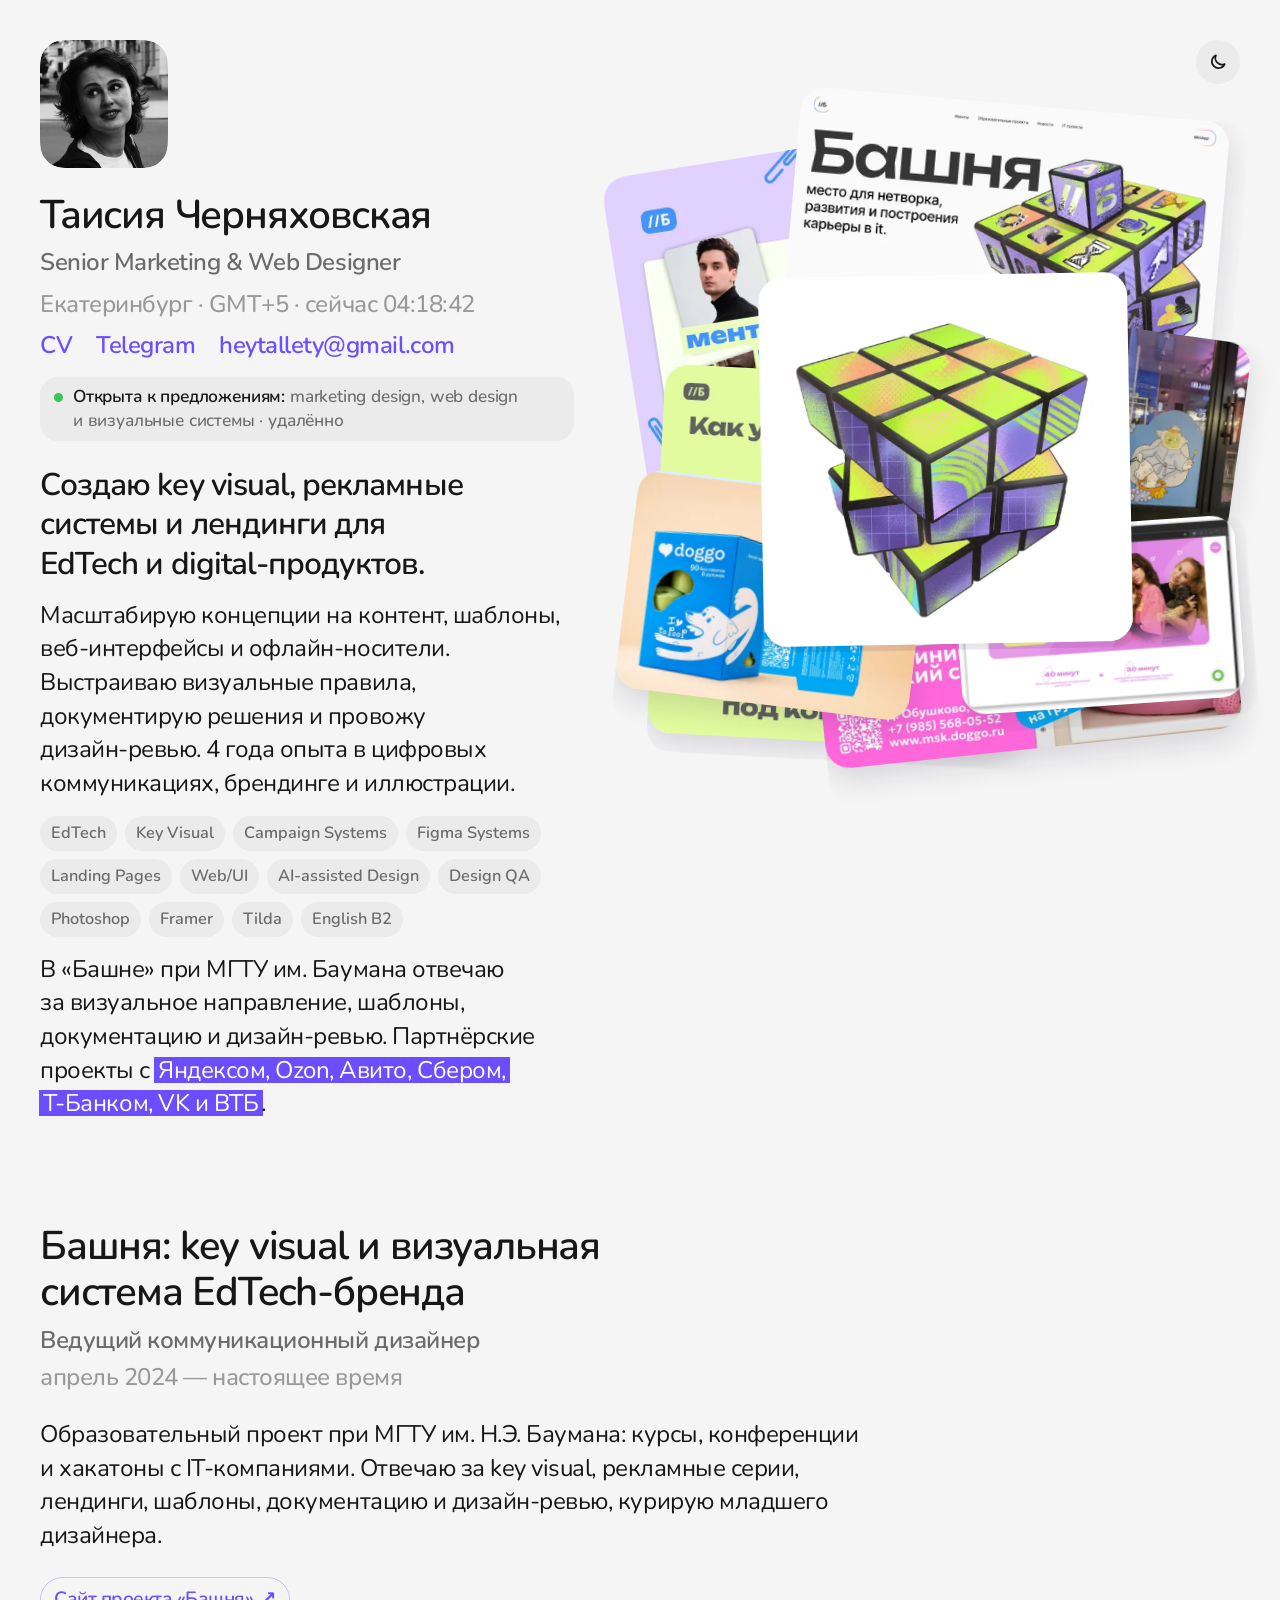
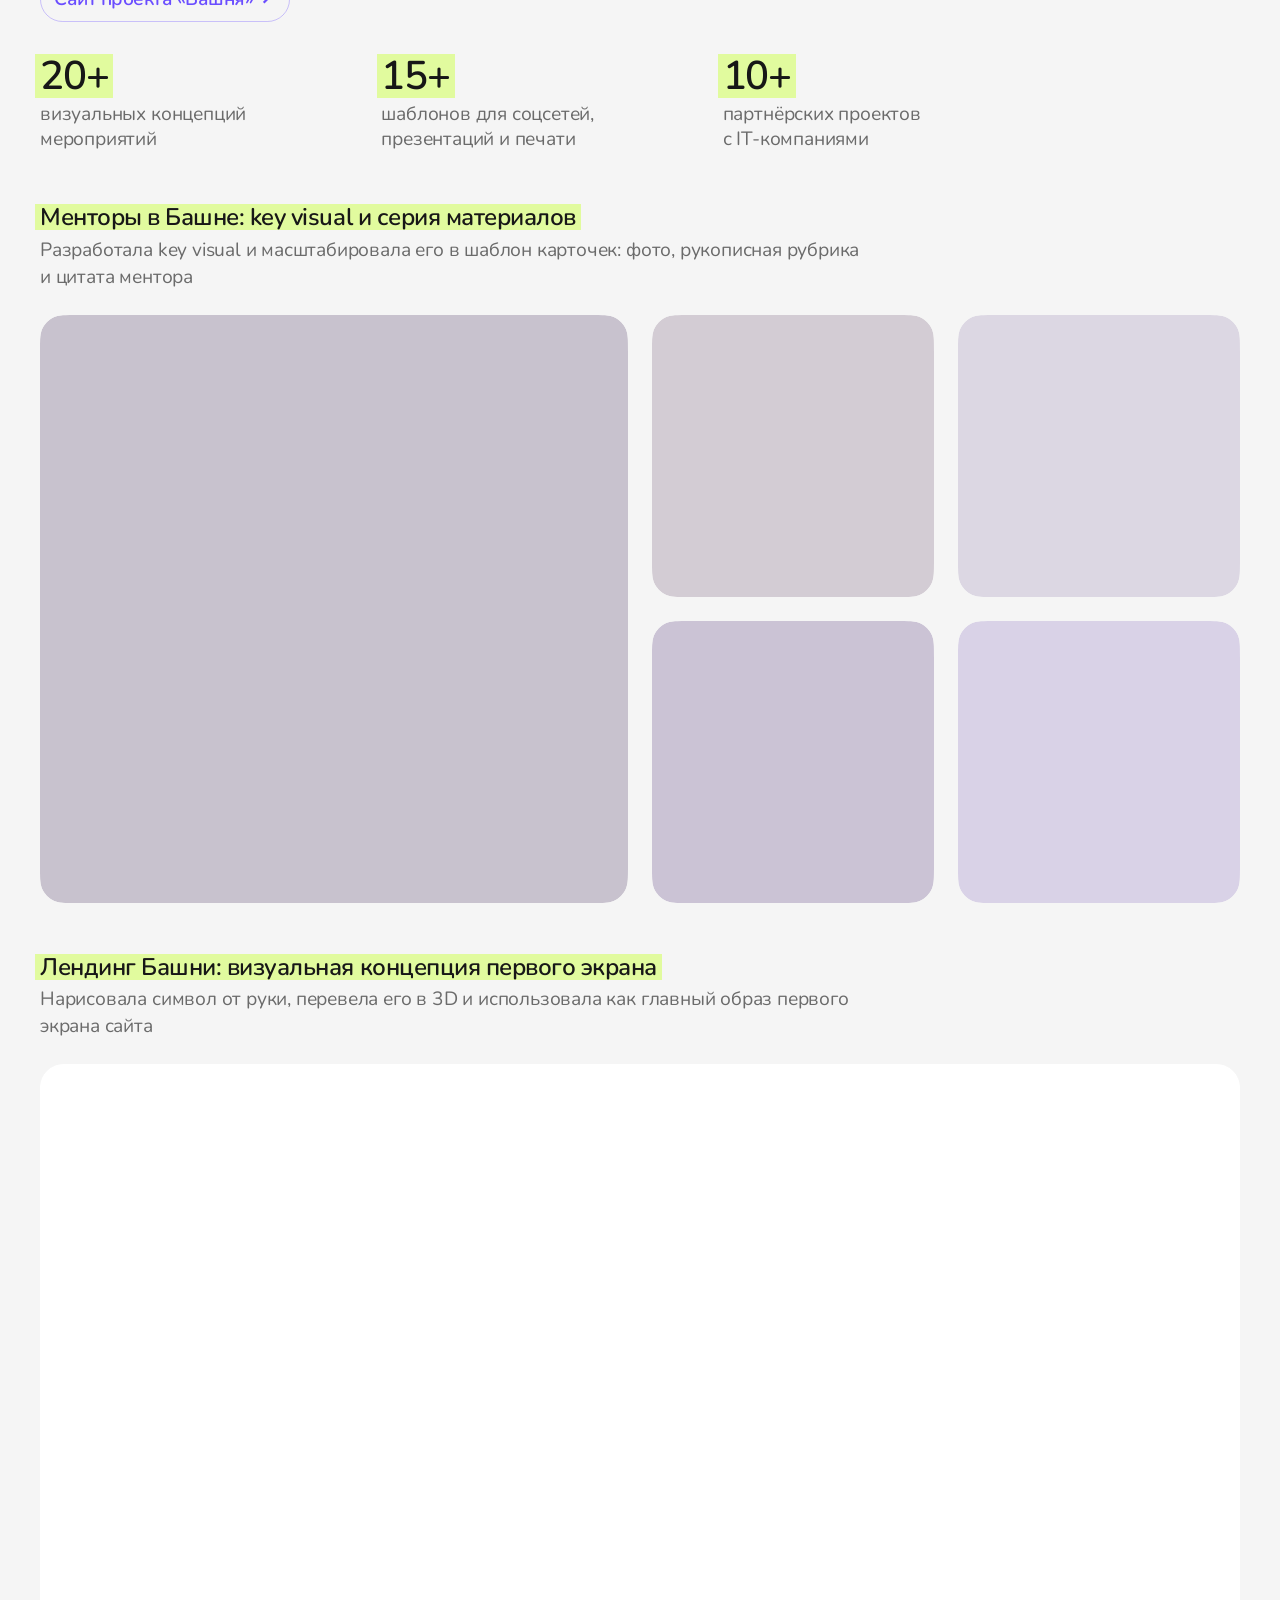
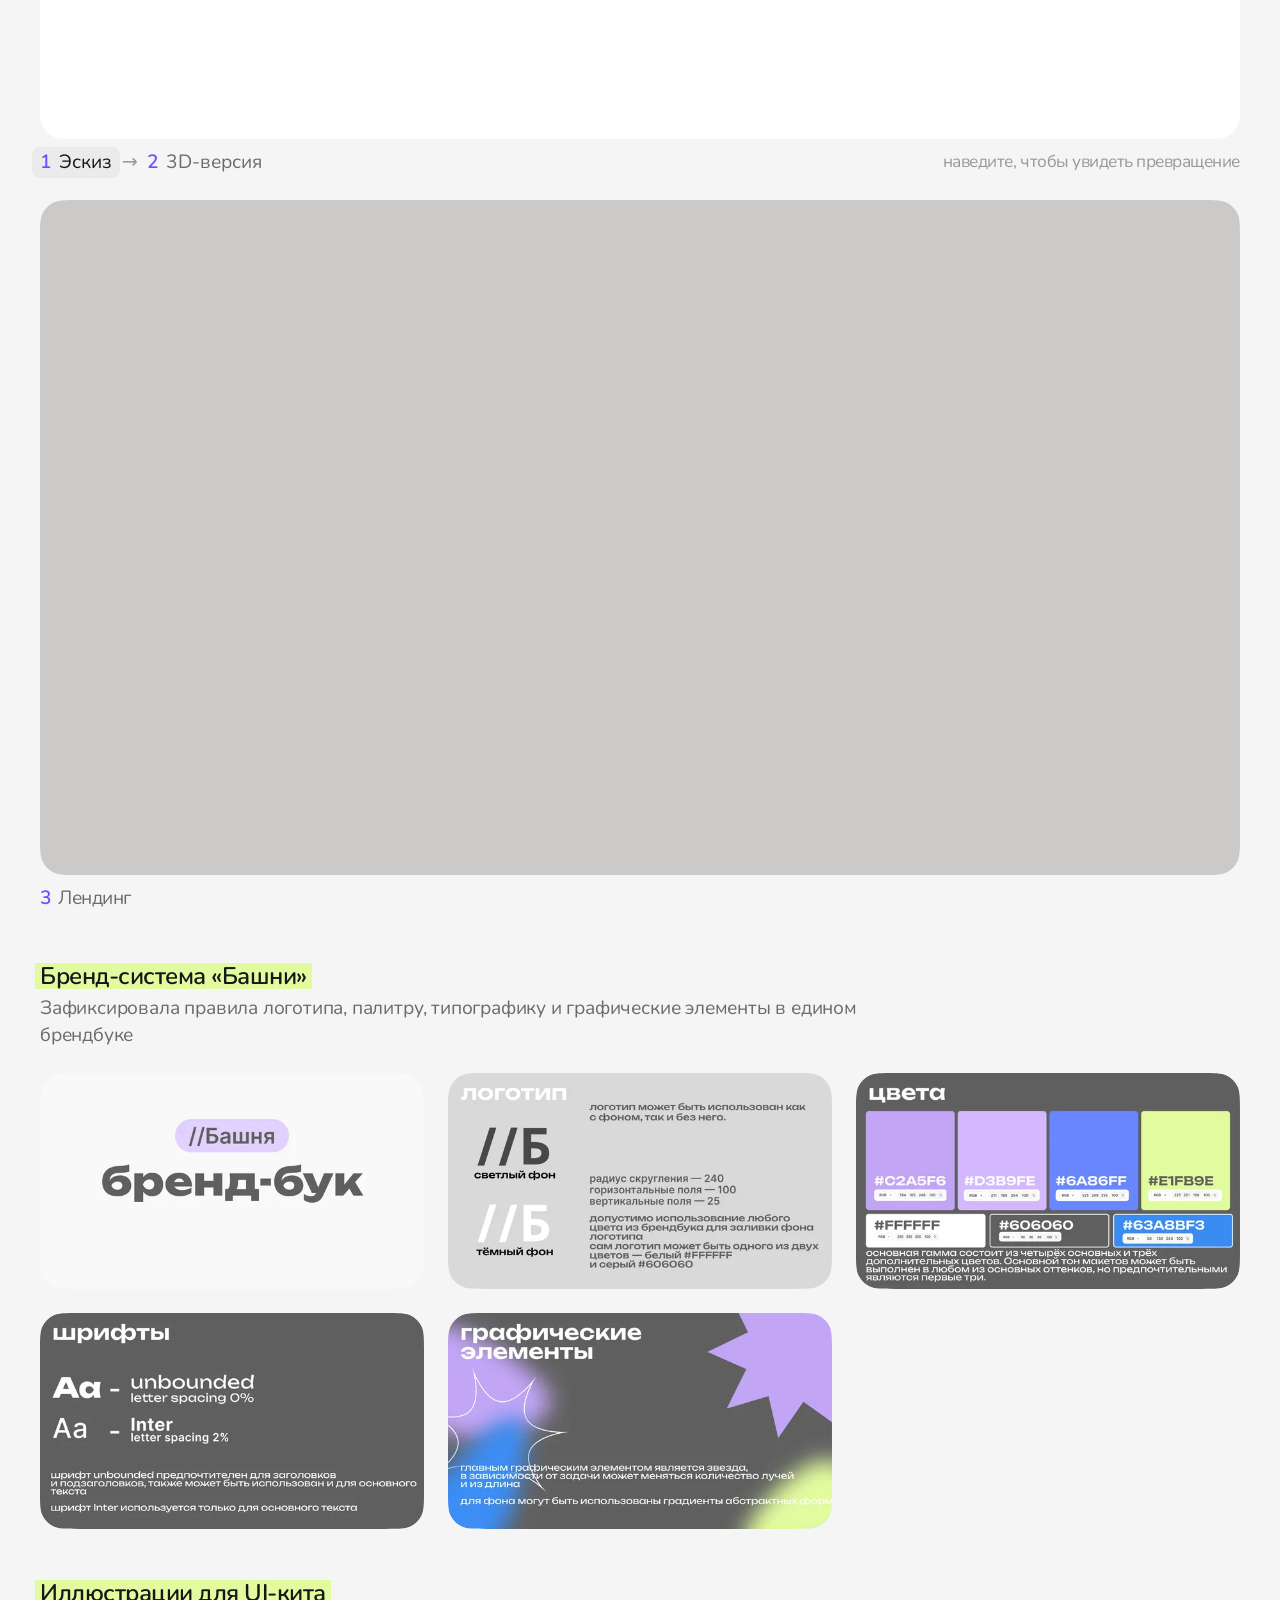
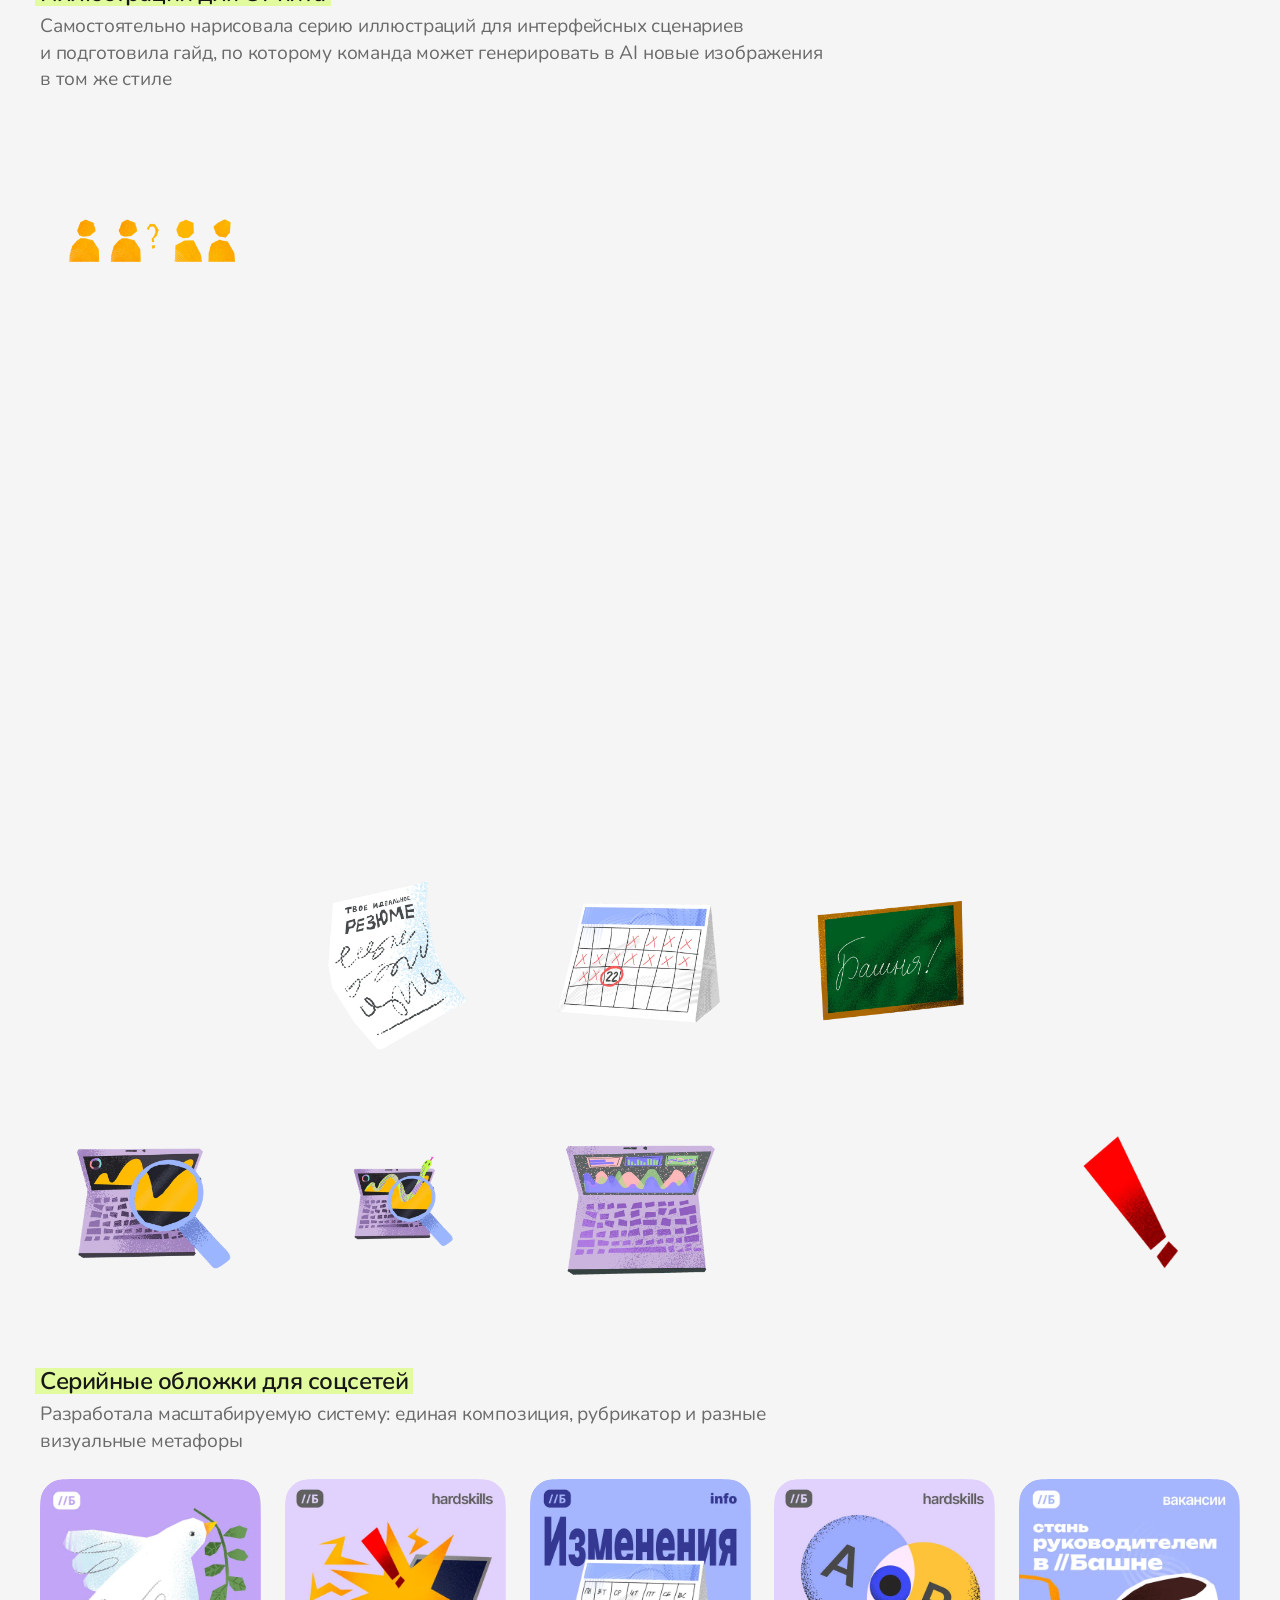
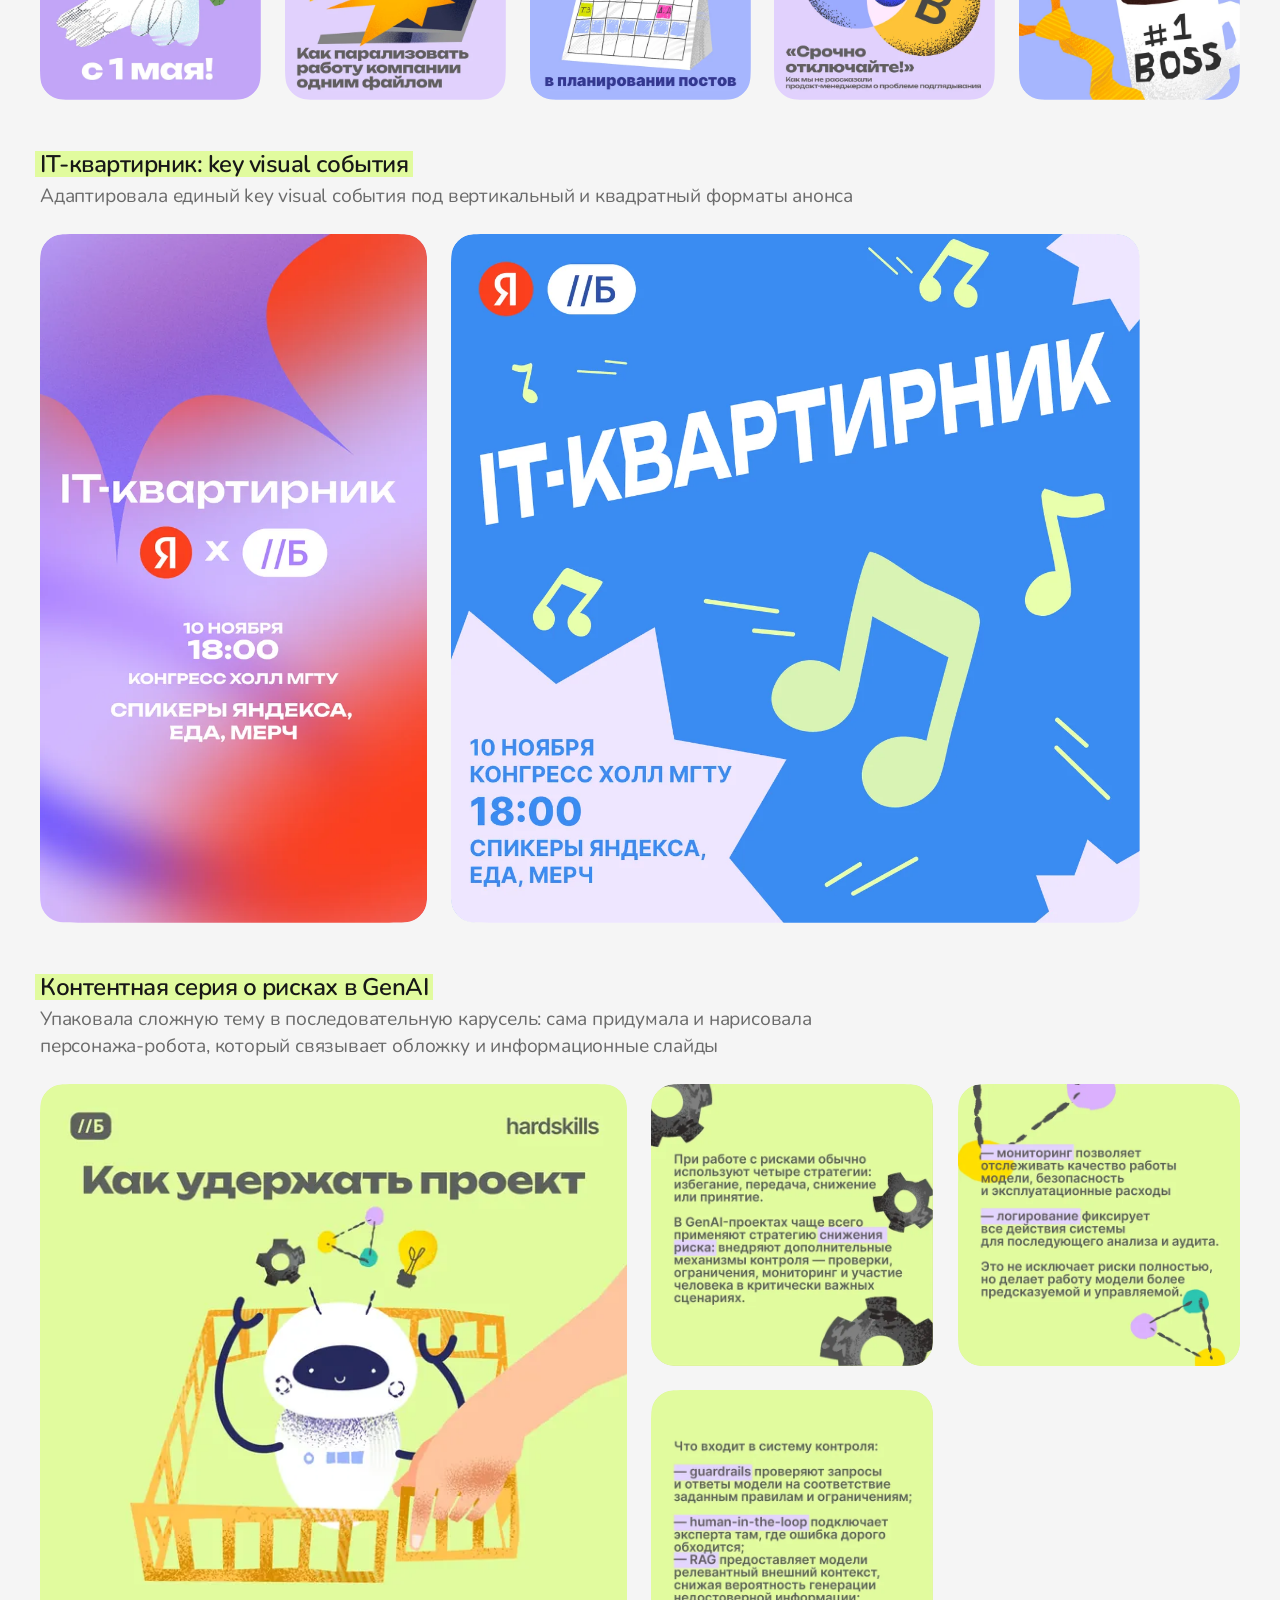
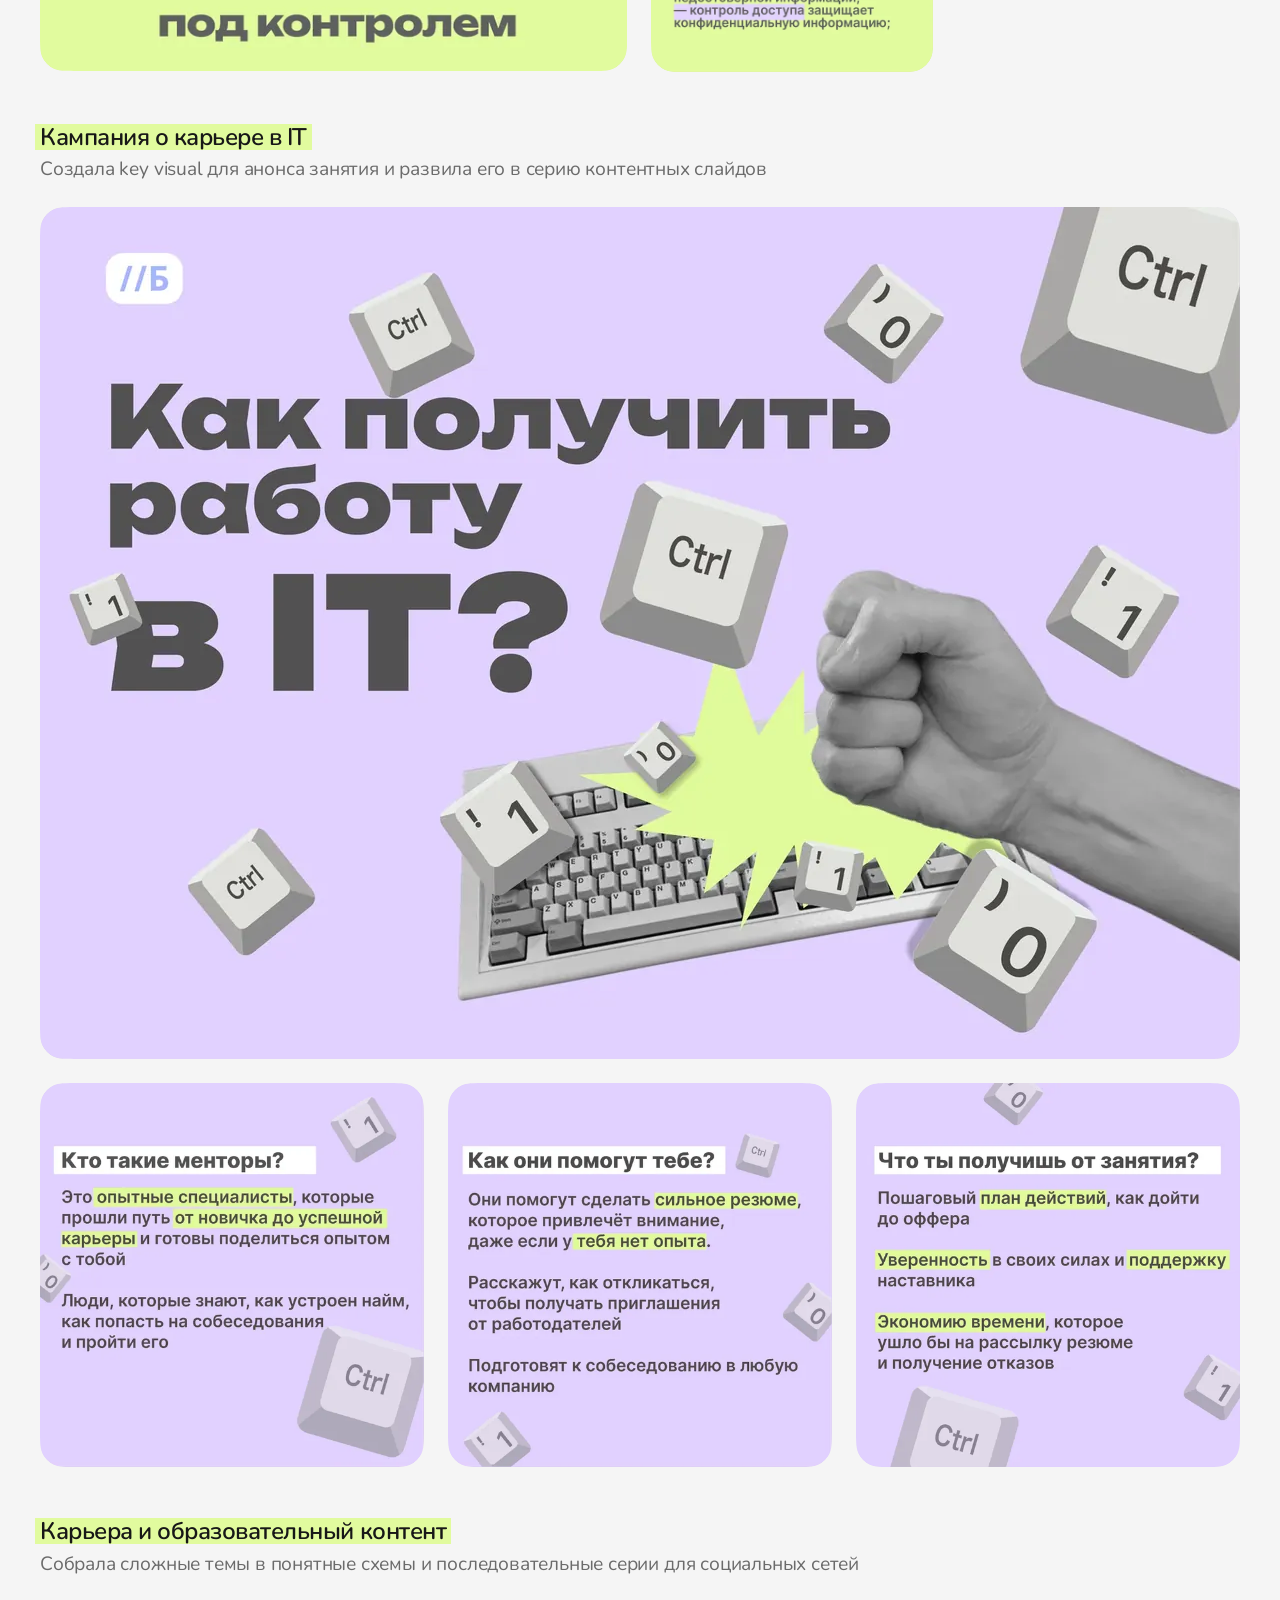
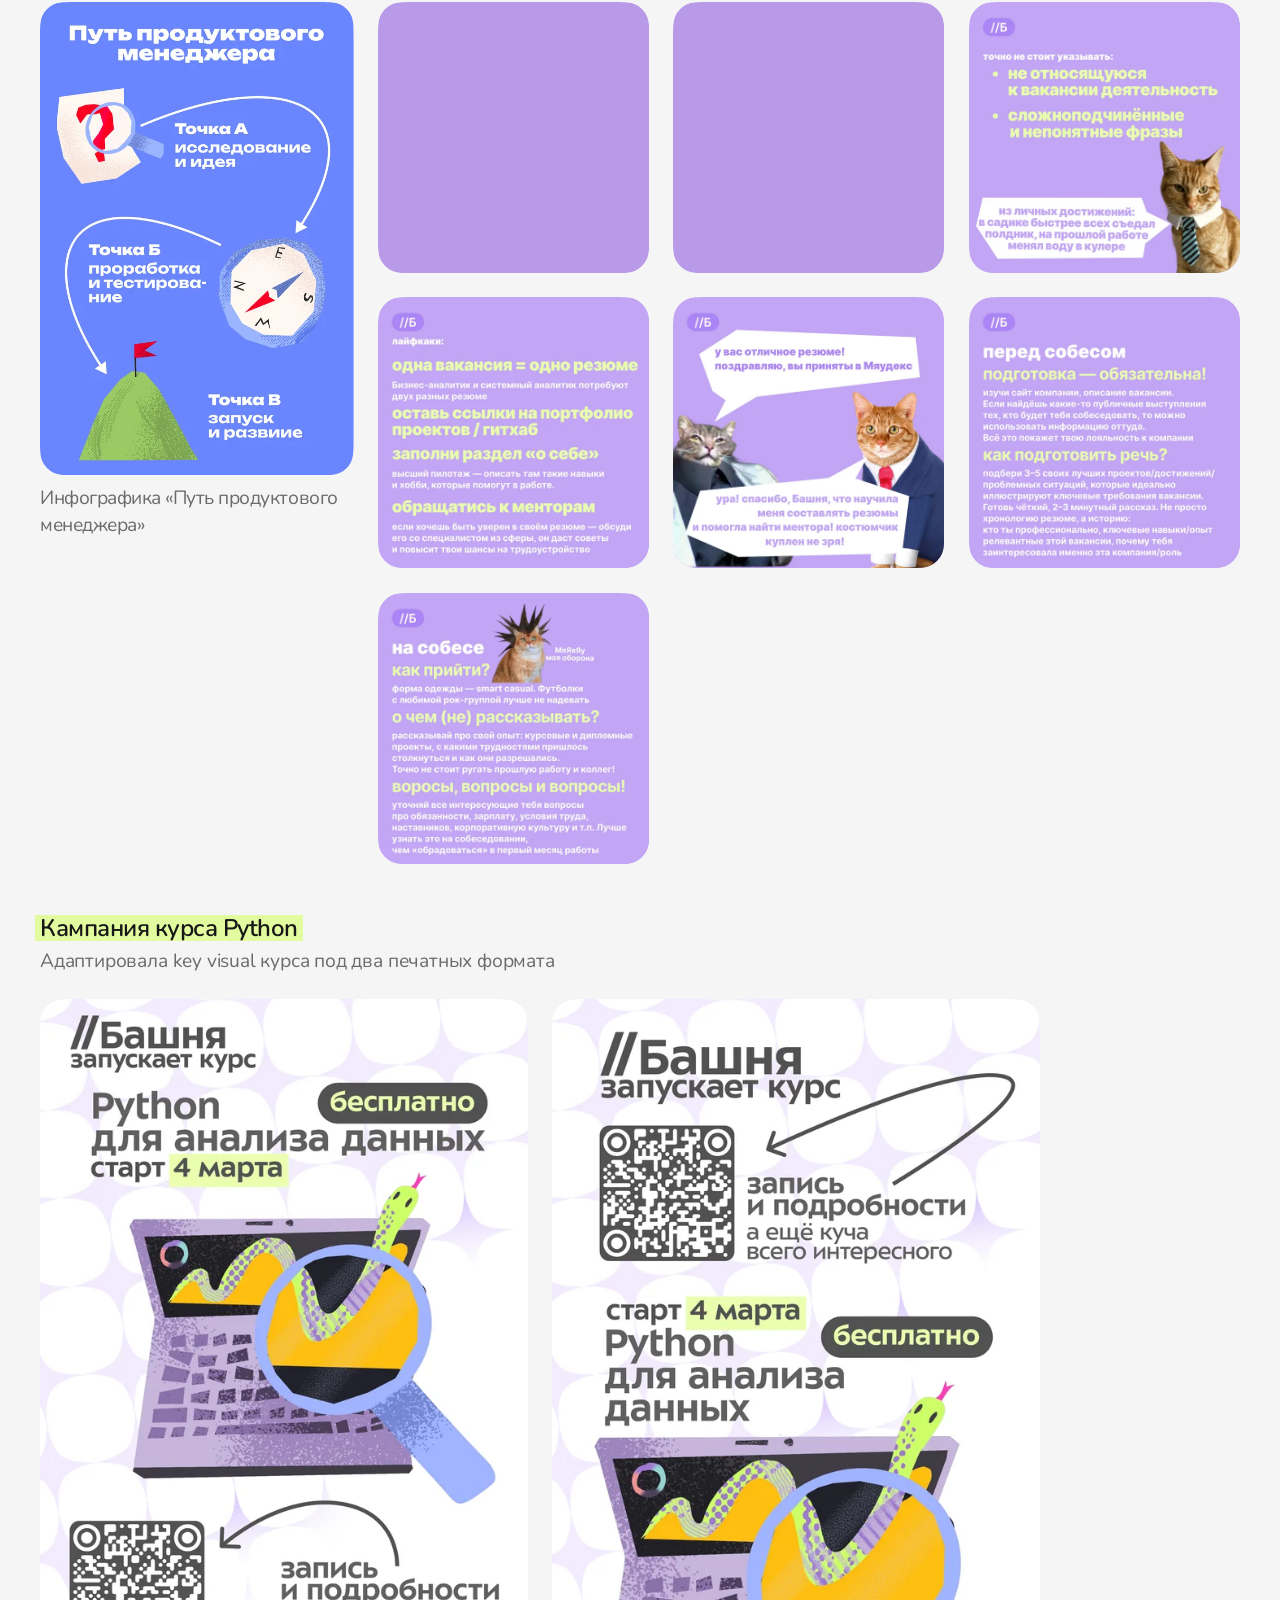
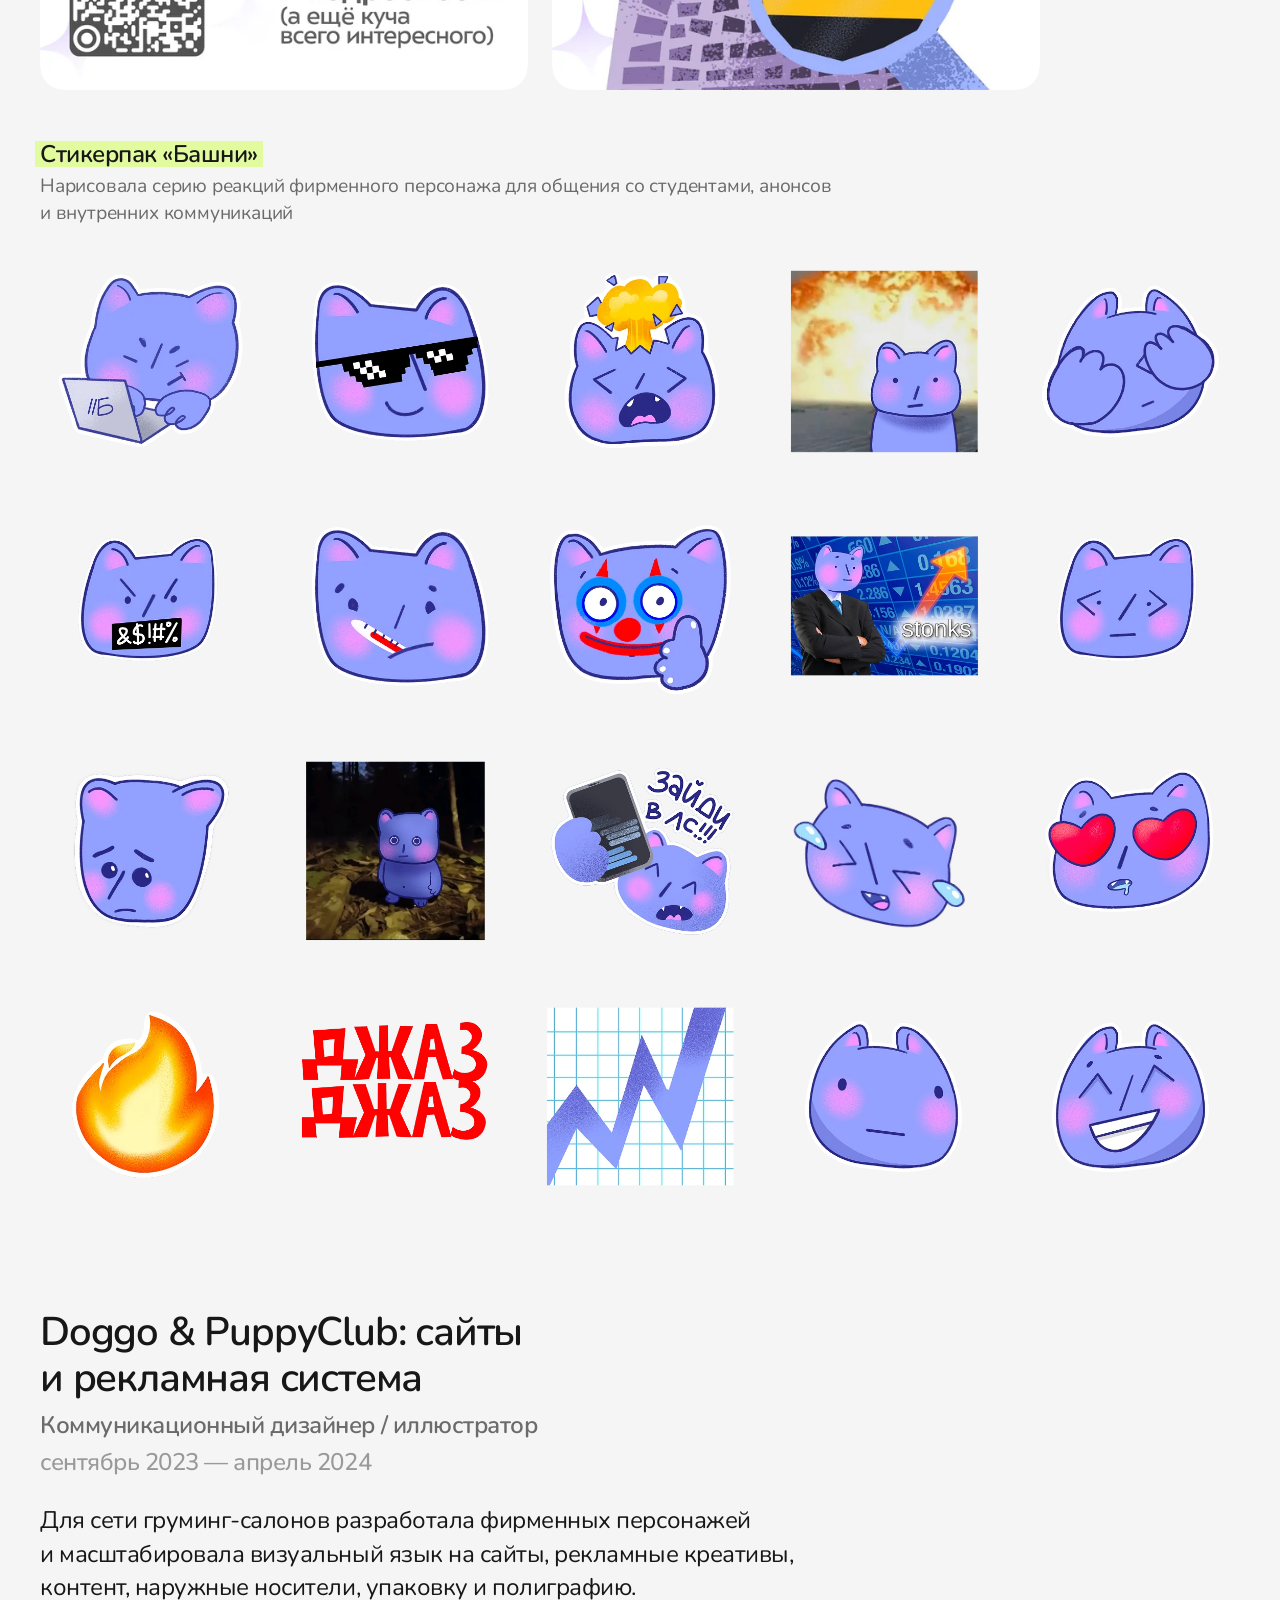
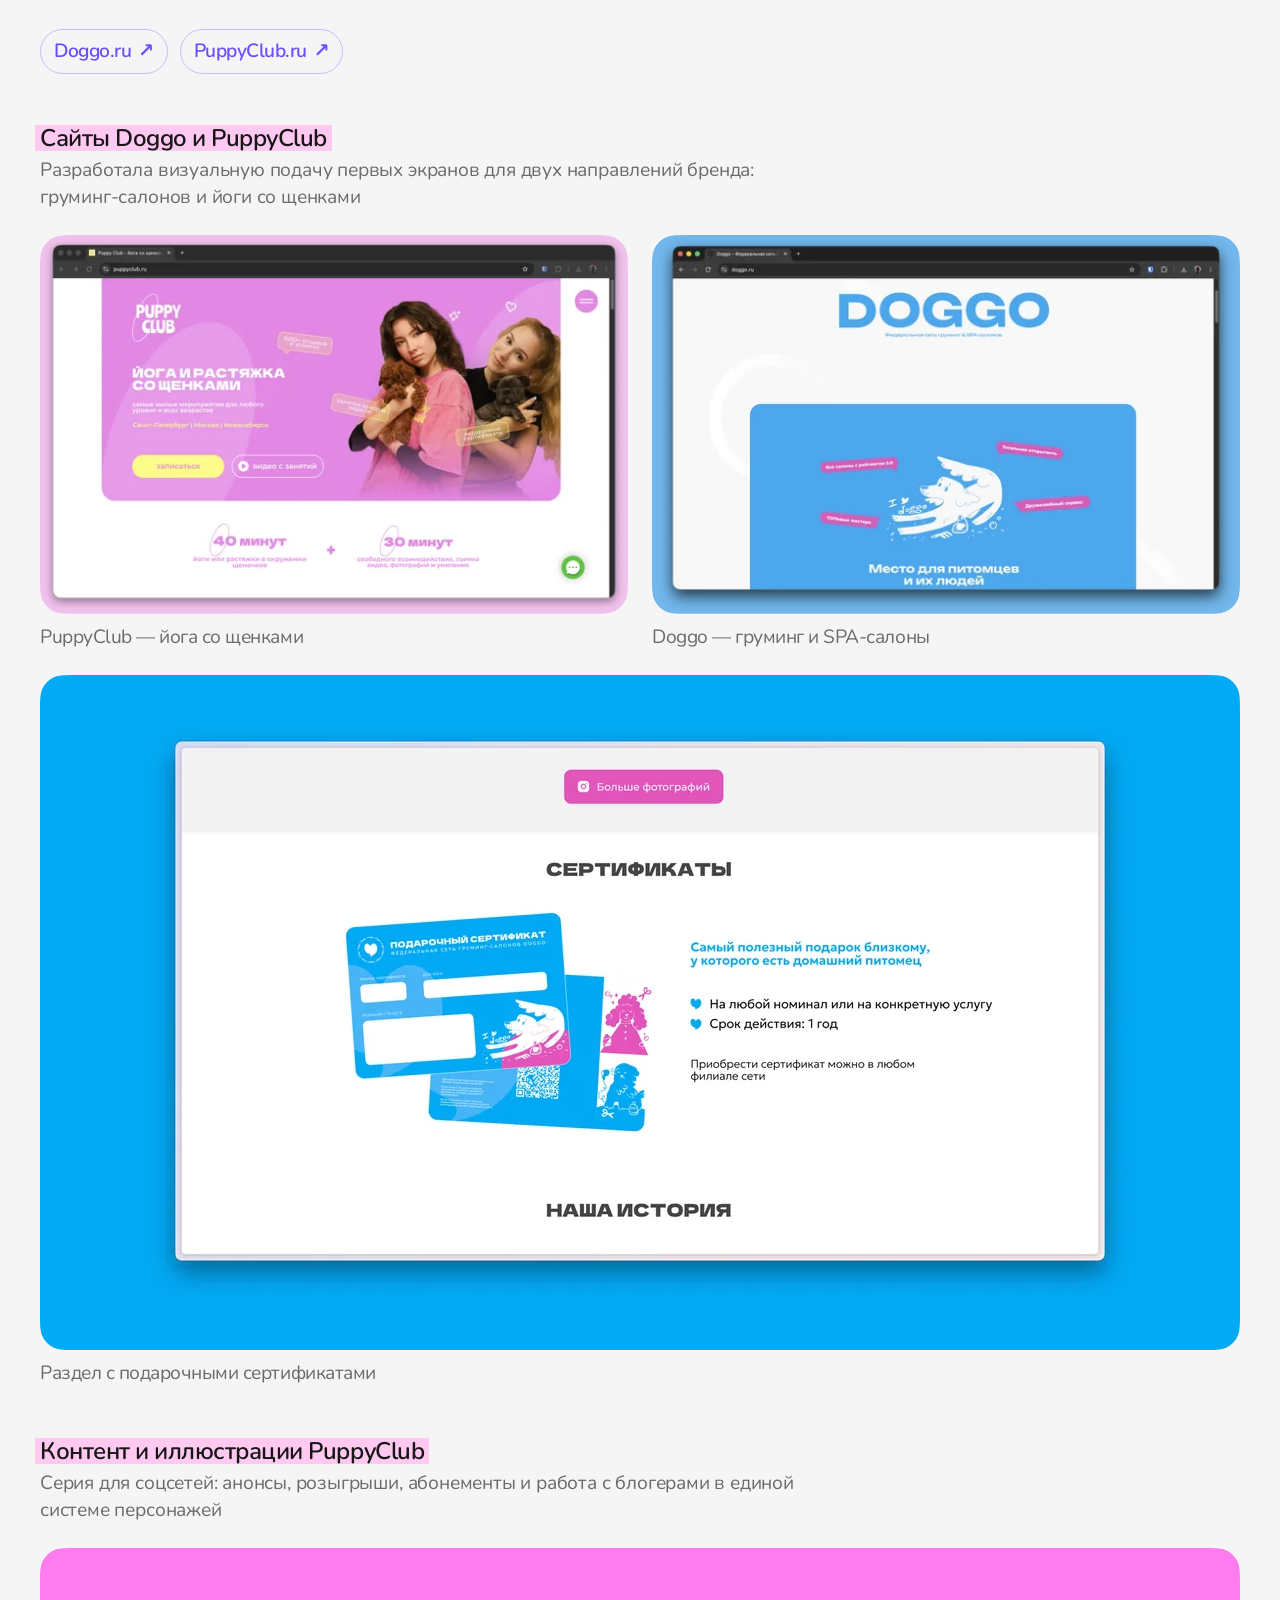
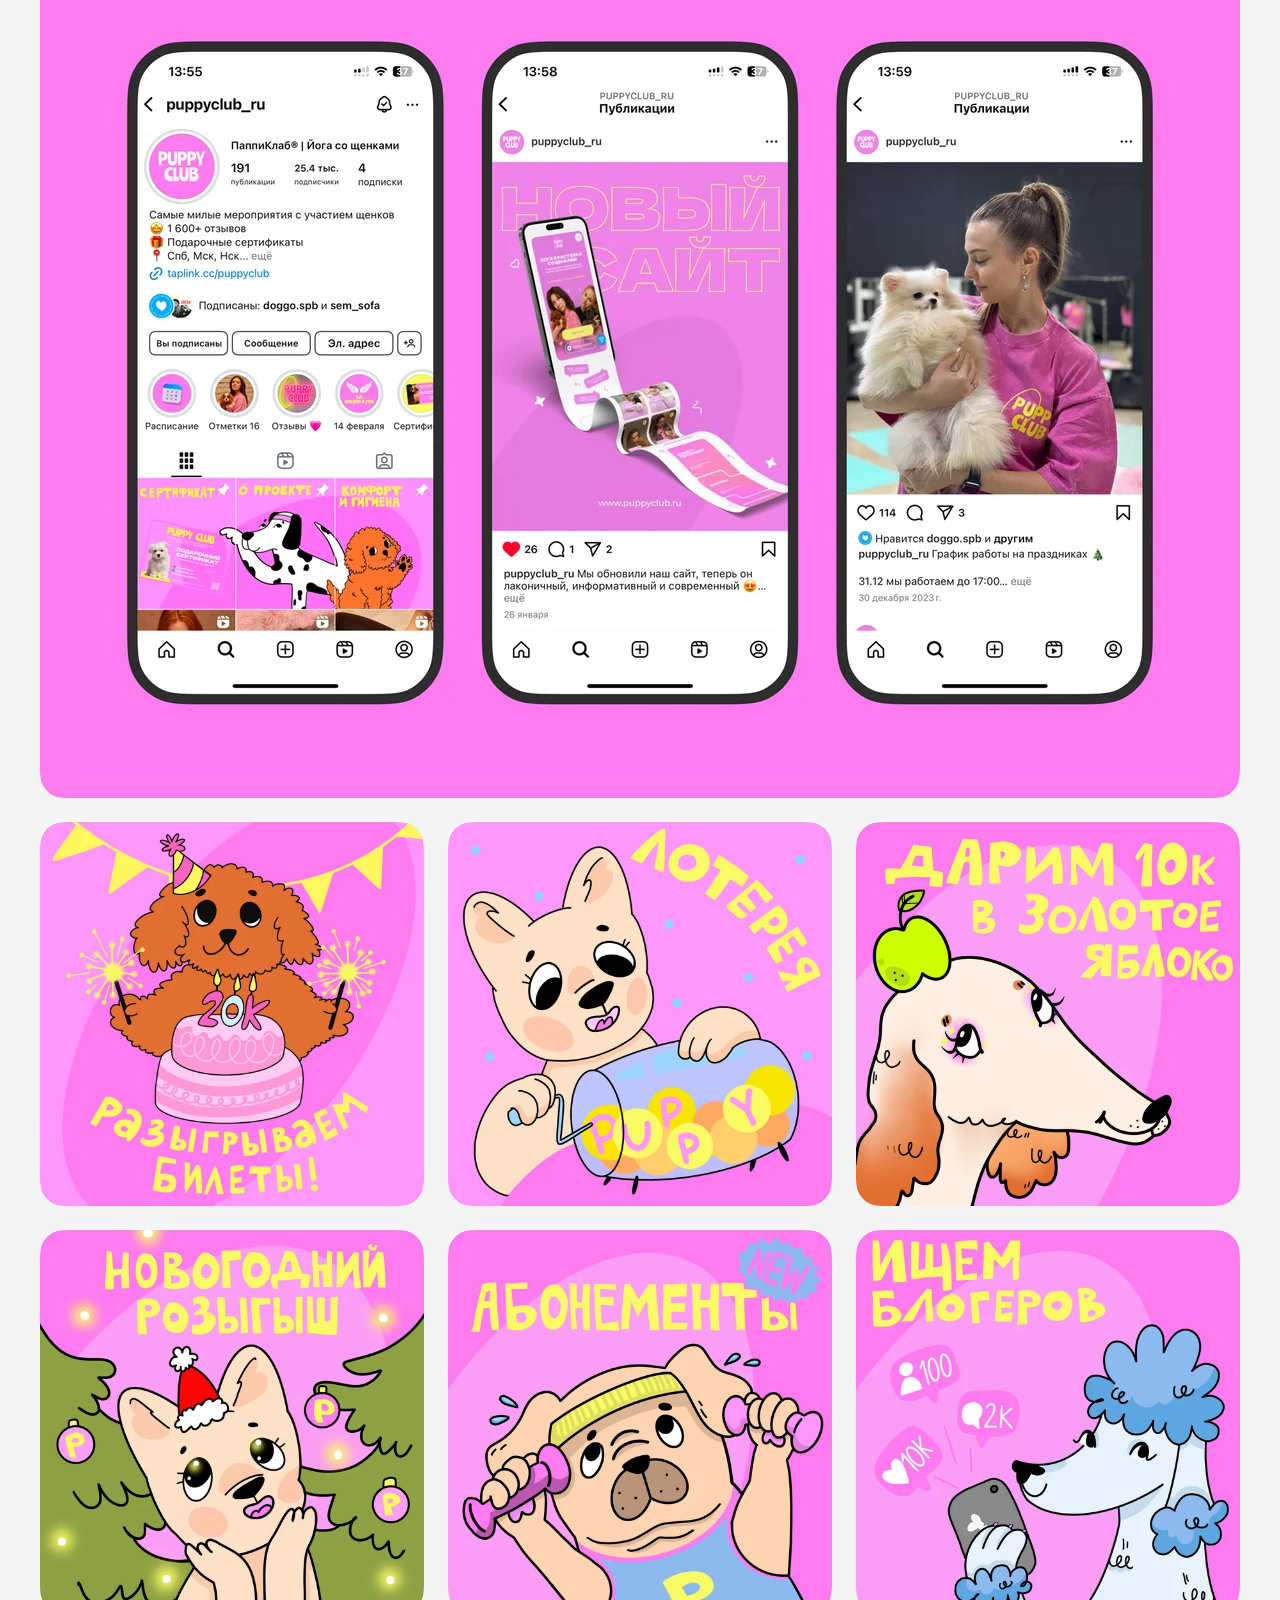
<file: index.html>
<!doctype html>
<html lang="ru">
<head>
<meta charset="utf-8">
<meta name="viewport" content="width=device-width, initial-scale=1, viewport-fit=cover">
<title>Таисия Черняховская — Senior Marketing &amp; Web Designer</title>
<meta name="description" content="Таисия Черняховская — Senior Marketing &amp; Web Designer: EdTech, key visual, рекламные системы, лендинги, Figma-системы и AI workflow">
<meta property="og:type" content="website">
<meta property="og:title" content="Таисия Черняховская — Senior Marketing &amp; Web Designer">
<meta property="og:description" content="Портфолио: EdTech, key visual, рекламные системы, лендинги, Figma-шаблоны и AI workflow">
<!-- Публичный адрес сайта: https://tallety.ru -->
<meta property="og:url" content="https://tallety.ru/">
<meta property="og:image" content="https://tallety.ru/og.jpg">
<meta property="og:image:width" content="1200">
<meta property="og:image:height" content="630">
<meta name="twitter:card" content="summary_large_image">
<link rel="icon" href="img/avatar.webp">
<link rel="preconnect" href="https://fonts.googleapis.com">
<link rel="preconnect" href="https://fonts.gstatic.com" crossorigin>
<link rel="stylesheet" href="https://fonts.googleapis.com/css2?family=Nunito:wght@400;500;600&amp;display=swap">
<link rel="stylesheet" href="assets/css/main.css?v=20260923-13">
</head>
<body>

<nav class="snav" id="snav" aria-label="Разделы">
  <a href="#s-bashnya" data-s="s-bashnya">Башня</a>
  <a href="#s-doggo" data-s="s-doggo">Doggo</a>
  <a href="#s-mirabella" data-s="s-mirabella">Mirabella</a>
  <a href="#s-personal" data-s="s-personal">Личное</a>
  <a href="#contacts" data-s="contacts">Контакты</a>
</nav>
<div class="page">
  <header>
    <button class="theme" id="themeBtn" type="button" aria-label="Переключить тему"><svg class="i-moon" viewBox="0 0 24 24"><path d="M20 14.5A8 8 0 0 1 9.5 4a8 8 0 1 0 10.5 10.5z"/></svg><svg class="i-sun" viewBox="0 0 24 24"><circle cx="12" cy="12" r="4"/><path d="M12 2v2M12 20v2M4.9 4.9l1.4 1.4M17.7 17.7l1.4 1.4M2 12h2M20 12h2M4.9 19.1l1.4-1.4M17.7 6.3l1.4-1.4"/></svg></button>
    <div class="hero-l">
    <div class="avatar"><img src="img/avatar.webp" width="368" height="368" alt="Таисия Черняховская"></div>
    <div class="intro b">
      <h1>Таисия Черняховская</h1>
      <p class="role">Senior Marketing &amp; Web Designer</p>
      <p class="meta">Екатеринбург · GMT+5<span class="clock-wrap" hidden> · сейчас <span class="clock"></span></span></p>
      <nav class="links" aria-label="Контакты">
        <a class="cv-link" href="cv.html">CV</a>
        <a href="https://t.me/tallety" target="_blank" rel="noopener">Telegram</a>
        <a class="copy-mail" href="mailto:heytallety@gmail.com">heytallety@gmail.com</a>
      </nav>
      <p class="status"><i aria-hidden="true"></i><span><b>Открыта к предложениям:</b> marketing design, web design и визуальные системы · удалённо</span></p>
    </div>
    <div class="text">
      <p class="pitch">Создаю key visual, рекламные системы и лендинги для EdTech и digital‑продуктов.</p>
      <p>Масштабирую концепции на контент, шаблоны, веб‑интерфейсы и офлайн‑носители. Выстраиваю визуальные правила, документирую решения и провожу дизайн‑ревью. 4 года опыта в цифровых коммуникациях, брендинге и иллюстрации.</p>
      <ul class="expertise" aria-label="Ключевые специализации">
        <li>EdTech</li><li>Key Visual</li><li>Campaign Systems</li><li>Figma Systems</li><li>Landing Pages</li><li>Web/UI</li><li>AI-assisted Design</li><li>Design QA</li><li>Photoshop</li><li>Framer</li><li>Tilda</li><li>English B2</li>
      </ul>
      <p>В «Башне» при МГТУ им. Баумана отвечаю за визуальное направление, шаблоны, документацию и дизайн‑ревью. Партнёрские проекты с <span class="hl hl-lilac">Яндексом, Ozon, Авито, Сбером, Т‑Банком, VK и ВТБ</span>.</p>
    </div>
    </div>
    <div class="collage" id="collage" aria-label="Избранные работы">
      <button class="hcard hc1" type="button" data-open="img/b01.webp" aria-label="Открыть: Серия «Менторы в Башне»"><img src="img/s/b01-600.webp" width="600" height="600" alt="" decoding="async"></button>
      <button class="hcard hc2" type="button" data-open="img/b14.webp" aria-label="Открыть: Концепция первого экрана лендинга Башни"><img src="img/s/b14-600.webp" width="600" height="338" alt="" decoding="async"></button>
      <button class="hcard hc3" type="button" data-open="img/b06.webp" aria-label="Открыть: Контентная серия о GenAI"><img src="img/s/b06-600.webp" width="600" height="600" alt="" decoding="async"></button>
      <button class="hcard hc4" type="button" data-open="img/d07.webp" aria-label="Открыть: Рекламная кампания Doggo"><img src="img/s/d07-600.webp" width="600" height="289" alt="" decoding="async"></button>
      <button class="hcard hc5" type="button" data-open="img/b16.webp" aria-label="Открыть: 3D‑символ бренда Башни"><img src="img/s/b16-600.webp" width="600" height="600" alt="" decoding="async"></button>
      <button class="hcard hc6" type="button" data-open="img/works/doggo/package.webp" aria-label="Открыть: Упаковка биопакетов Doggo"><img src="img/s/works/doggo/package-600.webp" width="600" height="448" alt="" decoding="async"></button>
      <button class="hcard hc7" type="button" data-open="img/works/doggo/puppyclub-site.webp" aria-label="Открыть: Сайт PuppyClub"><img src="img/s/works/doggo/puppyclub-site-600.webp" width="600" height="387" alt="" decoding="async"></button>
      <button class="hcard hc8" type="button" data-open="img/works/doggo/window-art-02.webp" aria-label="Открыть: Оформление витрины Doggo"><img src="img/s/works/doggo/window-art-02-600.webp" width="600" height="800" alt="" decoding="async"></button>
    </div>
  </header>

  <main>
  <section id="s-bashnya" aria-labelledby="bashnya">
    <div class="sec-head">
      <h2 id="bashnya">Башня: key visual и визуальная система EdTech‑бренда<span class="role">Ведущий коммуникационный дизайнер</span><span class="when">апрель 2024 — настоящее время</span></h2>
      <p class="lead">Образовательный проект при МГТУ им. Н.Э. Баумана: курсы, конференции и хакатоны с IT‑компаниями. Отвечаю за key visual, рекламные серии, лендинги, шаблоны, документацию и дизайн‑ревью, курирую младшего дизайнера.</p>
      <div class="project-links"><a href="https://www.bashnya-education.ru/" target="_blank" rel="noopener noreferrer">Сайт проекта «Башня» <span aria-hidden="true">↗</span></a></div>
      <ul class="stats">
        <li><b><span>20+</span></b><span>визуальных концепций мероприятий</span></li>
        <li><b><span>15+</span></b><span>шаблонов для соцсетей, презентаций и печати</span></li>
        <li><b><span>10+</span></b><span>партнёрских проектов с IT‑компаниями</span></li>
      </ul>
    </div>

    <div class="case" data-priority="1">
      <div class="sub"><h3><span>Менторы в Башне: key visual и серия материалов</span></h3><p>Разработала key visual и масштабировала его в шаблон карточек: фото, рукописная рубрика и цитата ментора</p></div>
      <div class="grid g-a">
        <button type="button" class="shot sq" data-c="#c8c2ce" data-src="img/b01.webp" data-alt="Обложка серии «Менторы в Башне»" aria-label="Открыть: Обложка серии «Менторы в Башне»"></button>
        <div class="quad">
          <button type="button" class="shot sq" data-c="#d3ccd4" data-src="img/b02.webp" data-alt="Карточка ментора: Екатерина Шевченко, аналитика" aria-label="Открыть: Карточка ментора: Екатерина Шевченко, аналитика"></button>
          <button type="button" class="shot sq" data-c="#dcd7e3" data-src="img/b03.webp" data-alt="Карточка ментора: Роберт Хаджиев, менеджмент" aria-label="Открыть: Карточка ментора: Роберт Хаджиев, менеджмент"></button>
          <button type="button" class="shot sq" data-c="#cbc3d5" data-src="img/b04.webp" data-alt="Карточка ментора: Владимир Пресняков, менеджмент" aria-label="Открыть: Карточка ментора: Владимир Пресняков, менеджмент"></button>
          <button type="button" class="shot sq" data-c="#d9d2e7" data-src="img/b05.webp" data-alt="Карточка ментора: Владимир Лунев, аналитика" aria-label="Открыть: Карточка ментора: Владимир Лунев, аналитика"></button>
        </div>
      </div>
    </div>

    <div class="case" data-priority="6">
      <div class="sub"><h3><span>Контентная серия о рисках в GenAI</span></h3><p>Упаковала сложную тему в последовательную карусель: сама придумала и нарисовала персонажа‑робота, который связывает обложку и информационные слайды</p></div>
      <div class="grid g-b">
        <button type="button" class="shot sq big" data-c="#dce798" data-src="img/b06.webp" data-alt="Обложка карусели «Как удержать проект под контролем» с роботом" aria-label="Открыть: Обложка карусели «Как удержать проект под контролем» с роботом"></button>
        <button type="button" class="shot sq" data-c="#c7db92" data-src="img/b07.webp" data-alt="Слайд карусели о стратегиях работы с рисками" aria-label="Открыть: Слайд карусели о стратегиях работы с рисками"></button>
        <button type="button" class="shot sq m-full" data-c="#d5e99a" data-src="img/b09.webp" data-alt="Слайд карусели о мониторинге и логировании" aria-label="Открыть: Слайд карусели о мониторинге и логировании"></button>
        <button type="button" class="shot sq" data-c="#d3e89e" data-src="img/b08.webp" data-alt="Слайд карусели о системе контроля" aria-label="Открыть: Слайд карусели о системе контроля"></button>
      </div>
    </div>

    <div class="case" data-priority="7">
      <div class="sub"><h3><span>Кампания о карьере в IT</span></h3><p>Создала key visual для анонса занятия и развила его в серию контентных слайдов</p></div>
      <button type="button" class="shot" style="aspect-ratio:1280/909" data-c="#c8bfd8" data-src="img/b10.webp" data-alt="Обложка «Как получить работу в IT?» с клавиатурой и клавишами" aria-label="Открыть: Обложка «Как получить работу в IT?» с клавиатурой и клавишами"></button>
      <div class="grid g-3">
        <button type="button" class="shot sq" data-c="#d7cbea" data-src="img/b11.webp" data-alt="Слайд «Кто такие менторы?»" aria-label="Открыть: Слайд «Кто такие менторы?»"></button>
        <button type="button" class="shot sq" data-c="#d7caef" data-src="img/b12.webp" data-alt="Слайд «Как они помогут тебе?»" aria-label="Открыть: Слайд «Как они помогут тебе?»"></button>
        <button type="button" class="shot sq" data-c="#d8ccec" data-src="img/b13.webp" data-alt="Слайд «Что ты получишь от занятия?»" aria-label="Открыть: Слайд «Что ты получишь от занятия?»"></button>
      </div>
    </div>

    <div class="case" data-priority="2">
      <div class="sub"><h3><span>Лендинг Башни: визуальная концепция первого экрана</span></h3><p>Нарисовала символ от руки, перевела его в 3D и использовала как главный образ первого экрана сайта</p></div>
      <figure class="fig morph" id="morph">
        <div class="morph-stage">
          <button type="button" class="shot m-a" data-c="#ffffff" data-src="img/b15.webp" data-alt="Эскиз кубика Башни с IT-иконками" aria-label="Открыть: Эскиз кубика Башни с IT-иконками"></button>
          <button type="button" class="shot m-b" data-c="#ffffff" data-src="img/b16.webp" data-alt="3D‑кубик Башни в фирменных цветах" aria-label="Открыть: 3D‑кубик Башни в фирменных цветах"></button>
        </div>
        <figcaption class="steps"><button type="button" class="step on" data-k="a"><b>1</b>Эскиз</button><span class="arr" aria-hidden="true">→</span><button type="button" class="step" data-k="b"><b>2</b>3D‑версия</button><span class="hint">наведите, чтобы увидеть превращение</span></figcaption>
      </figure>
      <figure class="fig"><button type="button" class="shot" style="aspect-ratio:4096/2304" data-c="#cccac9" data-src="img/b14.webp" data-alt="Первый экран лендинга Башни с 3D‑кубиком" aria-label="Открыть: Первый экран лендинга Башни с 3D‑кубиком"></button><figcaption><b>3</b>Лендинг</figcaption></figure>
    </div>

    <div class="case" data-priority="3">
      <div class="sub"><h3><span>Бренд‑система «Башни»</span></h3><p>Зафиксировала правила логотипа, палитру, типографику и графические элементы в едином брендбуке</p></div>
      <div class="grid g-cards">
        <button type="button" class="shot ratio-wide" data-c="#f5f2f8" data-src="img/works/bashnya/brandbook-01.webp" data-alt="Обложка брендбука образовательного проекта «Башня»" aria-label="Открыть: Обложка брендбука «Башни»"></button>
        <button type="button" class="shot ratio-wide" data-c="#e4e2e4" data-src="img/works/bashnya/brandbook-02.webp" data-alt="Правила использования логотипа «Башни» на светлом и тёмном фоне" aria-label="Открыть: Правила использования логотипа"></button>
        <button type="button" class="shot ratio-wide" data-c="#bcaeec" data-src="img/works/bashnya/brandbook-03.webp" data-alt="Фирменная палитра «Башни» с кодами цветов" aria-label="Открыть: Фирменная палитра «Башни»"></button>
        <button type="button" class="shot ratio-wide" data-c="#686568" data-src="img/works/bashnya/brandbook-04.webp" data-alt="Типографическая система «Башни»: Unbounded и Inter" aria-label="Открыть: Типографическая система «Башни»"></button>
        <button type="button" class="shot ratio-wide" data-c="#bca8eb" data-src="img/works/bashnya/brandbook-05.webp" data-alt="Графические элементы бренд‑системы «Башни»" aria-label="Открыть: Графические элементы «Башни»"></button>
      </div>
    </div>

    <div class="case" data-priority="8">
      <div class="sub"><h3><span>Карьера и образовательный контент</span></h3><p>Собрала сложные темы в понятные схемы и последовательные серии для социальных сетей</p></div>
      <div class="grid g-feature">
        <figure class="fig"><button type="button" class="shot ratio-poster" data-c="#7290ed" data-src="img/works/bashnya/product-manager-path.webp" data-alt="Инфографика «Путь продуктового менеджера»: исследование, тестирование и запуск" aria-label="Открыть: Путь продуктового менеджера"></button><figcaption>Инфографика «Путь продуктового менеджера»</figcaption></figure>
        <div class="grid g-resume">
          <button type="button" class="shot sq" data-c="#b99ae8" data-src="img/works/bashnya/resume-01.webp" data-alt="Обложка карусели «Пора составлять резюме» с котами" aria-label="Открыть: Обложка карусели о резюме"></button>
          <button type="button" class="shot sq" data-c="#b99ae8" data-src="img/works/bashnya/resume-02.webp" data-alt="Слайд карусели с советом по составлению резюме" aria-label="Открыть: Совет по составлению резюме"></button>
          <button type="button" class="shot sq" data-c="#b99ae8" data-src="img/works/bashnya/resume-03.webp" data-alt="Пример описания личных достижений в резюме" aria-label="Открыть: Пример достижений в резюме"></button>
          <button type="button" class="shot sq" data-c="#b99ae8" data-src="img/works/bashnya/resume-04.webp" data-alt="Чек‑лист резюме продуктового специалиста" aria-label="Открыть: Чек‑лист резюме"></button>
          <button type="button" class="shot sq" data-c="#b99ae8" data-src="img/works/bashnya/resume-05.webp" data-alt="Отзыв участника о резюме и поиске ментора" aria-label="Открыть: Отзыв участника"></button>
          <button type="button" class="shot sq" data-c="#b99ae8" data-src="img/works/bashnya/resume-06.webp" data-alt="Чек‑лист подготовки к собеседованию" aria-label="Открыть: Подготовка к собеседованию"></button>
          <button type="button" class="shot sq" data-c="#b99ae8" data-src="img/works/bashnya/resume-07.webp" data-alt="Советы по прохождению собеседования" aria-label="Открыть: Советы по собеседованию"></button>
        </div>
      </div>
    </div>

    <div class="case" data-priority="5">
      <div class="sub"><h3><span>Серийные обложки для соцсетей</span></h3><p>Разработала масштабируемую систему: единая композиция, рубрикатор и разные визуальные метафоры</p></div>
      <div class="grid g-social">
        <button type="button" class="shot sq" data-c="#baa4e9" data-src="img/works/bashnya/social-may.webp" data-alt="Праздничная иллюстрация «С 1 мая» для «Башни»" aria-label="Открыть: Иллюстрация «С 1 мая»"></button>
        <button type="button" class="shot sq" data-c="#e8d9f2" data-src="img/works/bashnya/social-hard-skills.webp" data-alt="Обложка материала о парализации работы компании одним файлом" aria-label="Открыть: Обложка рубрики Hard Skills"></button>
        <button type="button" class="shot sq" data-c="#7189dc" data-src="img/works/bashnya/social-content-plan.webp" data-alt="Обложка об изменениях в планировании постов" aria-label="Открыть: Обложка об изменениях контент‑плана"></button>
        <button type="button" class="shot sq" data-c="#dac9ef" data-src="img/works/bashnya/social-subscription.webp" data-alt="Обложка о проблеме подписывания на сервисы" aria-label="Открыть: Обложка рубрики Hard Skills"></button>
        <button type="button" class="shot sq" data-c="#8093d4" data-src="img/works/bashnya/social-vacancy.webp" data-alt="Обложка вакансии руководителя в «Башне»" aria-label="Открыть: Обложка вакансии"></button>
      </div>
    </div>

    <div class="case" data-priority="5.5">
      <div class="sub"><h3><span>IT‑квартирник: key visual события</span></h3><p>Адаптировала единый key visual события под вертикальный и квадратный форматы анонса</p></div>
      <div class="grid g-event">
        <button type="button" class="shot" style="aspect-ratio:9/16" data-c="#c9a8ef" data-src="img/works/bashnya/it-kvartirnik-vertical.webp" data-alt="Вертикальная афиша IT-квартирника Яндекса и Башни" aria-label="Открыть: Вертикальная афиша IT-квартирника"></button>
        <button type="button" class="shot sq" data-c="#3e8bea" data-src="img/works/bashnya/it-kvartirnik-square.webp" data-alt="Квадратная афиша IT-квартирника Яндекса и Башни" aria-label="Открыть: Квадратная афиша IT-квартирника"></button>
      </div>
    </div>

    <div class="case" data-priority="10">
      <div class="sub"><h3><span>Стикерпак «Башни»</span></h3><p>Нарисовала серию реакций фирменного персонажа для общения со студентами, анонсов и внутренних коммуникаций</p></div>
      <div class="grid g-assets" aria-label="Стикерпак Башни">
        <button type="button" class="shot sq asset-tile sticker-tile" data-c="#f8f8fb" data-src="img/works/bashnya/stickers/sticker-01.webp" data-alt="Стикер Башни: кот работает за ноутбуком" aria-label="Разглядеть стикер: кот работает за ноутбуком"></button>
        <button type="button" class="shot sq asset-tile sticker-tile" data-c="#f8f8fb" data-src="img/works/bashnya/stickers/sticker-02.webp" data-alt="Стикер Башни: кот в пиксельных очках" aria-label="Разглядеть стикер: кот в пиксельных очках"></button>
        <button type="button" class="shot sq asset-tile sticker-tile" data-c="#f8f8fb" data-src="img/works/bashnya/stickers/sticker-03.webp" data-alt="Стикер Башни: кот с взрывом эмоций" aria-label="Разглядеть стикер: кот с взрывом эмоций"></button>
        <button type="button" class="shot sq asset-tile sticker-tile" data-c="#f8f8fb" data-src="img/works/bashnya/stickers/sticker-04.webp" data-alt="Стикер Башни: кот на фоне взрыва" aria-label="Разглядеть стикер: кот на фоне взрыва"></button>
        <button type="button" class="shot sq asset-tile sticker-tile" data-c="#f8f8fb" data-src="img/works/bashnya/stickers/sticker-05.webp" data-alt="Стикер Башни: кот закрывает лицо лапами" aria-label="Разглядеть стикер: кот закрывает лицо лапами"></button>
        <button type="button" class="shot sq asset-tile sticker-tile" data-c="#f8f8fb" data-src="img/works/bashnya/stickers/sticker-06.webp" data-alt="Стикер Башни: возмущённый кот" aria-label="Разглядеть стикер: возмущённый кот"></button>
        <button type="button" class="shot sq asset-tile sticker-tile" data-c="#f8f8fb" data-src="img/works/bashnya/stickers/sticker-07.webp" data-alt="Стикер Башни: кот с градусником" aria-label="Разглядеть стикер: кот с градусником"></button>
        <button type="button" class="shot sq asset-tile sticker-tile" data-c="#f8f8fb" data-src="img/works/bashnya/stickers/sticker-08.webp" data-alt="Стикер Башни: кот-клоун" aria-label="Разглядеть стикер: кот-клоун"></button>
        <button type="button" class="shot sq asset-tile sticker-tile" data-c="#f8f8fb" data-src="img/works/bashnya/stickers/sticker-09.webp" data-alt="Стикер Башни: кот и биржевой график" aria-label="Разглядеть стикер: кот и биржевой график"></button>
        <button type="button" class="shot sq asset-tile sticker-tile" data-c="#f8f8fb" data-src="img/works/bashnya/stickers/sticker-10.webp" data-alt="Стикер Башни: растерянный кот" aria-label="Разглядеть стикер: растерянный кот"></button>
        <button type="button" class="shot sq asset-tile sticker-tile" data-c="#f8f8fb" data-src="img/works/bashnya/stickers/sticker-11.webp" data-alt="Стикер Башни: грустный кот" aria-label="Разглядеть стикер: грустный кот"></button>
        <button type="button" class="shot sq asset-tile sticker-tile" data-c="#f8f8fb" data-src="img/works/bashnya/stickers/sticker-12.webp" data-alt="Стикер Башни: кот в ночном лесу" aria-label="Разглядеть стикер: кот в ночном лесу"></button>
        <button type="button" class="shot sq asset-tile sticker-tile" data-c="#f8f8fb" data-src="img/works/bashnya/stickers/sticker-13.webp" data-alt="Стикер Башни: кот напоминает сдать работу" aria-label="Разглядеть стикер: кот напоминает сдать работу"></button>
        <button type="button" class="shot sq asset-tile sticker-tile" data-c="#f8f8fb" data-src="img/works/bashnya/stickers/sticker-14.webp" data-alt="Стикер Башни: смеющийся кот" aria-label="Разглядеть стикер: смеющийся кот"></button>
        <button type="button" class="shot sq asset-tile sticker-tile" data-c="#f8f8fb" data-src="img/works/bashnya/stickers/sticker-15.webp" data-alt="Стикер Башни: влюблённый кот" aria-label="Разглядеть стикер: влюблённый кот"></button>
        <button type="button" class="shot sq asset-tile sticker-tile" data-c="#f8f8fb" data-src="img/works/bashnya/stickers/sticker-16.webp" data-alt="Стикер Башни: пламя" aria-label="Разглядеть стикер: пламя"></button>
        <button type="button" class="shot sq asset-tile sticker-tile" data-c="#f8f8fb" data-src="img/works/bashnya/stickers/sticker-17.webp" data-alt="Стикер Башни: надпись «Джаз»" aria-label="Разглядеть стикер: надпись «Джаз»"></button>
        <button type="button" class="shot sq asset-tile sticker-tile" data-c="#f8f8fb" data-src="img/works/bashnya/stickers/sticker-18.webp" data-alt="Стикер Башни: растущий график" aria-label="Разглядеть стикер: растущий график"></button>
        <button type="button" class="shot sq asset-tile sticker-tile" data-c="#f8f8fb" data-src="img/works/bashnya/stickers/sticker-19.webp" data-alt="Стикер Башни: спокойный кот" aria-label="Разглядеть стикер: спокойный кот"></button>
        <button type="button" class="shot sq asset-tile sticker-tile" data-c="#f8f8fb" data-src="img/works/bashnya/stickers/sticker-20.webp" data-alt="Стикер Башни: довольный кот" aria-label="Разглядеть стикер: довольный кот"></button>
      </div>
    </div>

    <div class="case" data-priority="4">
      <div class="sub"><h3><span>Иллюстрации для UI‑кита</span></h3><p>Самостоятельно нарисовала серию иллюстраций для интерфейсных сценариев и подготовила гайд, по которому команда может генерировать в AI новые изображения в том же стиле</p></div>
      <div class="grid g-assets" aria-label="Иллюстрации для UI-кита Башни">
        <button type="button" class="shot sq asset-tile" data-c="#f8f8fb" data-src="img/works/bashnya/illustrations/illustration-01.webp" data-alt="Иллюстрация для UI-кита: выбор среди людей" aria-label="Разглядеть иллюстрацию: выбор среди людей"></button>
        <button type="button" class="shot sq asset-tile" data-c="#f8f8fb" data-src="img/works/bashnya/illustrations/illustration-02.webp" data-alt="Иллюстрация для UI-кита: компас" aria-label="Разглядеть иллюстрацию: компас"></button>
        <button type="button" class="shot sq asset-tile" data-c="#f8f8fb" data-src="img/works/bashnya/illustrations/illustration-03.webp" data-alt="Иллюстрация для UI-кита: вершина с флагом" aria-label="Разглядеть иллюстрацию: вершина с флагом"></button>
        <button type="button" class="shot sq asset-tile" data-c="#f8f8fb" data-src="img/works/bashnya/illustrations/illustration-04.webp" data-alt="Иллюстрация для UI-кита: песочные часы" aria-label="Разглядеть иллюстрацию: песочные часы"></button>
        <button type="button" class="shot sq asset-tile" data-c="#f8f8fb" data-src="img/works/bashnya/illustrations/illustration-05.webp" data-alt="Иллюстрация для UI-кита: циферблат" aria-label="Разглядеть иллюстрацию: циферблат"></button>
        <button type="button" class="shot sq asset-tile" data-c="#f8f8fb" data-src="img/works/bashnya/illustrations/illustration-06.webp" data-alt="Иллюстрация для UI-кита: цифровые часы" aria-label="Разглядеть иллюстрацию: цифровые часы"></button>
        <button type="button" class="shot sq asset-tile" data-c="#f8f8fb" data-src="img/works/bashnya/illustrations/illustration-07.webp" data-alt="Иллюстрация для UI-кита: клавиша Control" aria-label="Разглядеть иллюстрацию: клавиша Control"></button>
        <button type="button" class="shot sq asset-tile" data-c="#f8f8fb" data-src="img/works/bashnya/illustrations/illustration-08.webp" data-alt="Иллюстрация для UI-кита: клавиша Shift" aria-label="Разглядеть иллюстрацию: клавиша Shift"></button>
        <button type="button" class="shot sq asset-tile" data-c="#f8f8fb" data-src="img/works/bashnya/illustrations/illustration-09.webp" data-alt="Иллюстрация для UI-кита: шестерёнка" aria-label="Разглядеть иллюстрацию: шестерёнка"></button>
        <button type="button" class="shot sq asset-tile" data-c="#f8f8fb" data-src="img/works/bashnya/illustrations/illustration-10.webp" data-alt="Иллюстрация для UI-кита: объёмная шестерёнка" aria-label="Разглядеть иллюстрацию: объёмная шестерёнка"></button>
        <button type="button" class="shot sq asset-tile" data-c="#f8f8fb" data-src="img/works/bashnya/illustrations/illustration-11.webp" data-alt="Иллюстрация для UI-кита: руки передают карточку" aria-label="Разглядеть иллюстрацию: руки передают карточку"></button>
        <button type="button" class="shot sq asset-tile" data-c="#f8f8fb" data-src="img/works/bashnya/illustrations/illustration-12.webp" data-alt="Иллюстрация для UI-кита: рукопожатие" aria-label="Разглядеть иллюстрацию: рукопожатие"></button>
        <button type="button" class="shot sq asset-tile" data-c="#f8f8fb" data-src="img/works/bashnya/illustrations/illustration-13.webp" data-alt="Иллюстрация для UI-кита: светлый вопросительный знак" aria-label="Разглядеть иллюстрацию: светлый вопросительный знак"></button>
        <button type="button" class="shot sq asset-tile" data-c="#f8f8fb" data-src="img/works/bashnya/illustrations/illustration-14.webp" data-alt="Иллюстрация для UI-кита: синий вопросительный знак" aria-label="Разглядеть иллюстрацию: синий вопросительный знак"></button>
        <button type="button" class="shot sq asset-tile" data-c="#f8f8fb" data-src="img/works/bashnya/illustrations/illustration-15.webp" data-alt="Иллюстрация для UI-кита: жёлтый вопросительный знак" aria-label="Разглядеть иллюстрацию: жёлтый вопросительный знак"></button>
        <button type="button" class="shot sq asset-tile" data-c="#f8f8fb" data-src="img/works/bashnya/illustrations/illustration-16.webp" data-alt="Иллюстрация для UI-кита: персонаж смотрит в сторону" aria-label="Разглядеть иллюстрацию: персонаж смотрит в сторону"></button>
        <button type="button" class="shot sq asset-tile" data-c="#f8f8fb" data-src="img/works/bashnya/illustrations/illustration-17.webp" data-alt="Иллюстрация для UI-кита: заметки о резюме" aria-label="Разглядеть иллюстрацию: заметки о резюме"></button>
        <button type="button" class="shot sq asset-tile" data-c="#f8f8fb" data-src="img/works/bashnya/illustrations/illustration-18.webp" data-alt="Иллюстрация для UI-кита: календарь" aria-label="Разглядеть иллюстрацию: календарь"></button>
        <button type="button" class="shot sq asset-tile" data-c="#f8f8fb" data-src="img/works/bashnya/illustrations/illustration-19.webp" data-alt="Иллюстрация для UI-кита: школьная доска" aria-label="Разглядеть иллюстрацию: школьная доска"></button>
        <button type="button" class="shot sq asset-tile" data-c="#f8f8fb" data-src="img/works/bashnya/illustrations/illustration-20.webp" data-alt="Иллюстрация для UI-кита: курсор" aria-label="Разглядеть иллюстрацию: курсор"></button>
        <button type="button" class="shot sq asset-tile" data-c="#f8f8fb" data-src="img/works/bashnya/illustrations/illustration-21.webp" data-alt="Иллюстрация для UI-кита: поиск на ноутбуке" aria-label="Разглядеть иллюстрацию: поиск на ноутбуке"></button>
        <button type="button" class="shot sq asset-tile" data-c="#f8f8fb" data-src="img/works/bashnya/illustrations/illustration-22.webp" data-alt="Иллюстрация для UI-кита: аналитика на ноутбуке" aria-label="Разглядеть иллюстрацию: аналитика на ноутбуке"></button>
        <button type="button" class="shot sq asset-tile" data-c="#f8f8fb" data-src="img/works/bashnya/illustrations/illustration-23.webp" data-alt="Иллюстрация для UI-кита: рабочий экран ноутбука" aria-label="Разглядеть иллюстрацию: рабочий экран ноутбука"></button>
        <button type="button" class="shot sq asset-tile" data-c="#f8f8fb" data-src="img/works/bashnya/illustrations/illustration-24.webp" data-alt="Иллюстрация для UI-кита: оранжевая вспышка" aria-label="Разглядеть иллюстрацию: оранжевая вспышка"></button>
        <button type="button" class="shot sq asset-tile" data-c="#f8f8fb" data-src="img/works/bashnya/illustrations/illustration-25.webp" data-alt="Иллюстрация для UI-кита: красный восклицательный знак" aria-label="Разглядеть иллюстрацию: красный восклицательный знак"></button>
      </div>
    </div>

    <div class="case" data-priority="9">
      <div class="sub"><h3><span>Кампания курса Python</span></h3><p>Адаптировала key visual курса под два печатных формата</p></div>
      <div class="grid g-campaign">
        <button type="button" class="shot ratio-a4" data-c="#f4f0f1" data-src="img/works/bashnya/python-course-01.webp" data-alt="Вертикальный макет рекламы курса Python для анализа данных" aria-label="Открыть: Рекламный макет курса Python, вариант 1"></button>
        <button type="button" class="shot ratio-a4" data-c="#f4f0f1" data-src="img/works/bashnya/python-course-02.webp" data-alt="Альтернативный макет рекламы курса Python для анализа данных" aria-label="Открыть: Рекламный макет курса Python, вариант 2"></button>
      </div>
    </div>
  </section>

  <section id="s-doggo" class="r2" aria-labelledby="doggo">
    <div class="sec-head">
      <h2 id="doggo">Doggo &amp; PuppyClub: сайты и рекламная система<span class="role">Коммуникационный дизайнер / иллюстратор</span><span class="when">сентябрь 2023 — апрель 2024</span></h2>
      <p class="lead">Для сети груминг‑салонов разработала фирменных персонажей и масштабировала визуальный язык на сайты, рекламные креативы, контент, наружные носители, упаковку и полиграфию.</p>
      <div class="project-links">
        <a href="https://doggo.ru/" target="_blank" rel="noopener noreferrer">Doggo.ru <span aria-hidden="true">↗</span></a>
        <a href="https://puppyclub.ru/" target="_blank" rel="noopener noreferrer">PuppyClub.ru <span aria-hidden="true">↗</span></a>
      </div>
    </div>

    <div class="case" data-priority="6">
      <div class="sub"><h3><span>Иллюстрации и мерч</span></h3><p>Персонажи, которые перешли с иллюстраций на футболки команды</p></div>
      <div class="grid g-d1">
        <figure class="fig"><button type="button" class="shot" style="aspect-ratio:2123/2848" data-c="#cfccf0" data-src="img/d01.webp" data-alt="Четыре иллюстрации собак в голубом и розовом: мытьё, стрижка, сушка" aria-label="Открыть: Четыре иллюстрации собак в голубом и розовом: мытьё, стрижка, сушка"></button><figcaption><b>1</b>Иллюстрации</figcaption></figure>
        <figure class="fig"><button type="button" class="shot" style="aspect-ratio:590/893" data-c="#858589" data-src="img/d02.webp" data-alt="Пост doggo.spb: сотрудница в футболке с иллюстрациями" aria-label="Открыть: Пост doggo.spb: сотрудница в футболке с иллюстрациями"></button><figcaption><b>2</b>Мерч для команды</figcaption></figure>
        <figure class="fig"><button type="button" class="shot" style="aspect-ratio:907/943" data-c="#0fa9e5" data-src="img/works/doggo/spa-illustration.webp" data-alt="Фирменная иллюстрация собаки на SPA-процедуре" aria-label="Открыть: Иллюстрация Doggo для SPA-коммуникации"></button><figcaption><b>3</b>Иллюстрация для SPA‑коммуникации</figcaption></figure>
      </div>
    </div>

    <div class="case" data-priority="7">
      <div class="sub"><h3><span>Стикерпаки</span></h3><p>От макета до тиража: наборы наклеек для Doggo и PuppyClub</p></div>
      <div class="grid g-d2">
        <figure class="fig"><button type="button" class="shot" style="aspect-ratio:666/831" data-c="#eccbcd" data-src="img/d03.webp" data-alt="Стикерпак PuppyClub с собаками на розовом фоне" aria-label="Открыть: Стикерпак PuppyClub с собаками на розовом фоне"></button><figcaption><b>1</b>Макет PuppyClub</figcaption></figure>
        <figure class="fig"><button type="button" class="shot" style="aspect-ratio:2274/3204" data-c="#b1bbac" data-src="img/d04.webp" data-alt="Стикерпак Doggo с собаками на голубом фоне" aria-label="Открыть: Стикерпак Doggo с собаками на голубом фоне"></button><figcaption><b>1</b>Макет Doggo</figcaption></figure>
      </div>
      <div class="grid g-pair">
        <figure class="fig"><button type="button" class="shot" style="aspect-ratio:628/814" data-c="#e3ab9f" data-src="img/d05.webp" data-alt="Напечатанный стикерпак PuppyClub в руке" aria-label="Открыть: Напечатанный стикерпак PuppyClub в руке"></button><figcaption><b>2</b>Тираж PuppyClub</figcaption></figure>
        <figure class="fig"><button type="button" class="shot" style="aspect-ratio:3767/4348" data-c="#8c7460" data-src="img/d06.webp" data-alt="Напечатанный стикерпак Doggo в руке" aria-label="Открыть: Напечатанный стикерпак Doggo в руке"></button><figcaption><b>2</b>Тираж Doggo</figcaption></figure>
      </div>
    </div>

    <div class="case" data-priority="2">
      <div class="sub"><h3><span>Реклама</span></h3><p>Баннеры услуг, открытия салона и промокода: фото и персонажи в одной системе</p></div>
      <button type="button" class="shot" style="aspect-ratio:1280/617" data-c="#cd91bb" data-src="img/d07.webp" data-alt="Баннер «Мы открылись!»: зоогостиница и детский сад" aria-label="Открыть: Баннер «Мы открылись!»: зоогостиница и детский сад"></button>
      <button type="button" class="shot" style="aspect-ratio:4096/1885" data-c="#d3d9f7" data-src="img/d08.webp" data-alt="Баннер с промокодом «Знакомство» и скидкой 1000 ₽" aria-label="Открыть: Баннер с промокодом «Знакомство» и скидкой 1000 ₽"></button>
      <button type="button" class="shot" style="aspect-ratio:5800/2800" data-c="#10a8e5" data-src="img/works/doggo/grooming-daycare-banner.webp" data-alt="Рекламный баннер Doggo: груминг, детский сад и передержка" aria-label="Открыть: Баннер Doggo о груминге, детском саде и передержке"></button>
    </div>

    <div class="case" data-priority="5">
      <div class="sub"><h3><span>Упаковка</span></h3><p>От развёртки до готовой коробки биопакетов с персонажем</p></div>
      <button type="button" class="shot" style="aspect-ratio:5132/3836" data-c="#8ccceb" data-src="img/works/doggo/package.webp" data-alt="Упаковка биопакетов Doggo: актуальная развёртка и готовая коробка" aria-label="Разглядеть: упаковка биопакетов Doggo"></button>
    </div>

    <div class="case" data-priority="3">
      <div class="sub"><h3><span>Гайд по услугам Doggo</span></h3><p>Собрала большой перечень процедур в последовательную мобильную презентацию с фирменными персонажами</p></div>
      <div class="grid g-portrait">
        <button type="button" class="shot ratio-phone" data-c="#15a7e2" data-src="img/works/doggo/services-01.webp" data-alt="Слайд Doggo о составе классических комплексов" aria-label="Открыть: Классические комплексы Doggo"></button>
        <button type="button" class="shot ratio-phone" data-c="#15a7e2" data-src="img/works/doggo/services-02.webp" data-alt="Слайд Doggo о дополнительных услугах" aria-label="Открыть: Дополнительные услуги Doggo"></button>
        <button type="button" class="shot ratio-phone" data-c="#15a7e2" data-src="img/works/doggo/services-03.webp" data-alt="Слайд Doggo о VIP‑комплексах Relok и SPA" aria-label="Открыть: VIP‑комплексы Doggo"></button>
        <button type="button" class="shot ratio-phone" data-c="#15a7e2" data-src="img/works/doggo/services-04.webp" data-alt="Слайд Doggo о SPA‑комплексах Silk и Glitter" aria-label="Открыть: SPA‑комплексы Doggo"></button>
        <button type="button" class="shot ratio-phone" data-c="#15a7e2" data-src="img/works/doggo/services-05.webp" data-alt="Слайд Doggo об услугах для кошек и креативном груминге" aria-label="Открыть: Услуги для кошек и креативный груминг"></button>
        <button type="button" class="shot ratio-phone" data-c="#15a7e2" data-src="img/works/doggo/services-06.webp" data-alt="Обзор услуг и комплексов Doggo" aria-label="Открыть: Обзор услуг Doggo"></button>
        <button type="button" class="shot ratio-phone" data-c="#15a7e2" data-src="img/works/doggo/services-07.webp" data-alt="Финальный слайд Doggo с призывом записаться онлайн" aria-label="Открыть: Запись в Doggo"></button>
      </div>
    </div>

    <div class="case" data-priority="1">
      <div class="sub"><h3><span>Сайты Doggo и PuppyClub</span></h3><p>Разработала визуальную подачу первых экранов для двух направлений бренда: груминг‑салонов и йоги со щенками</p></div>
      <div class="grid g-sites">
        <figure class="fig"><button type="button" class="shot ratio-browser" data-c="#f1c2ed" data-src="img/works/doggo/puppyclub-site.webp" data-alt="Первый экран сайта PuppyClub с анонсом йоги со щенками" aria-label="Открыть: Сайт PuppyClub"></button><figcaption>PuppyClub — йога со щенками</figcaption></figure>
        <figure class="fig"><button type="button" class="shot ratio-browser" data-c="#72b8ed" data-src="img/works/doggo/doggo-site.webp" data-alt="Первый экран сайта Doggo с фирменными иллюстрациями" aria-label="Открыть: Сайт Doggo"></button><figcaption>Doggo — груминг и SPA‑салоны</figcaption></figure>
      </div>
      <figure class="fig"><button type="button" class="shot" style="aspect-ratio:16/9" data-c="#0fa9e5" data-src="img/works/doggo/certificates.webp" data-alt="Раздел сайта Doggo с подарочными сертификатами" aria-label="Открыть: Раздел сайта Doggo с подарочными сертификатами"></button><figcaption>Раздел с подарочными сертификатами</figcaption></figure>
    </div>

    <div class="case" data-priority="1.5">
      <div class="sub"><h3><span>Контент и иллюстрации PuppyClub</span></h3><p>Серия для соцсетей: анонсы, розыгрыши, абонементы и работа с блогерами в единой системе персонажей</p></div>
      <button type="button" class="shot" style="aspect-ratio:3840/2720" data-c="#f376df" data-src="img/works/doggo/puppyclub-social-overview.webp" data-alt="Презентация оформления Instagram PuppyClub: профиль, анонс сайта и фотография с мероприятия" aria-label="Открыть: оформление соцсетей PuppyClub"></button>
      <div class="grid g-3">
        <button type="button" class="shot sq" data-c="#f376df" data-src="img/works/doggo/puppyclub-birthday.webp" data-alt="Иллюстрация PuppyClub: собака с праздничным тортом и надписью «Разыгрывает билеты»" aria-label="Открыть: розыгрыш билетов ко дню рождения PuppyClub"></button>
        <button type="button" class="shot sq" data-c="#f376df" data-src="img/works/doggo/puppyclub-lottery.webp" data-alt="Иллюстрация PuppyClub: собака крутит лототрон с шарами" aria-label="Открыть: лотерея PuppyClub"></button>
        <button type="button" class="shot sq" data-c="#f376df" data-src="img/works/doggo/puppyclub-golden-apple.webp" data-alt="Иллюстрация PuppyClub: собака с зелёным яблоком и надписью «Дарим 10к в Золотое Яблоко»" aria-label="Открыть: розыгрыш сертификата PuppyClub"></button>
        <button type="button" class="shot sq" data-c="#f376df" data-src="img/works/doggo/puppyclub-new-year.webp" data-alt="Новогодняя иллюстрация PuppyClub с собакой в праздничной шапке и ёлками" aria-label="Открыть: новогодний розыгрыш PuppyClub"></button>
        <button type="button" class="shot sq" data-c="#f376df" data-src="img/works/doggo/puppyclub-memberships.webp" data-alt="Иллюстрация PuppyClub: собака тренируется с гантелями, анонс новых абонементов" aria-label="Открыть: абонементы PuppyClub"></button>
        <button type="button" class="shot sq" data-c="#f376df" data-src="img/works/doggo/puppyclub-bloggers.webp" data-alt="Иллюстрация PuppyClub: пудель ведёт блог со смартфона" aria-label="Открыть: поиск блогеров PuppyClub"></button>
      </div>
      <button type="button" class="shot" style="aspect-ratio:2048/1536" data-c="#f376df" data-src="img/works/doggo/puppyclub-stickers-social.webp" data-alt="Презентация стикерпака PuppyClub рядом с публикацией в Instagram" aria-label="Открыть: стикерпак PuppyClub в соцсетях"></button>
    </div>

    <div class="case" data-priority="8">
      <div class="sub"><h3><span>Иллюстрации в пространстве</span></h3><p>Перенесла характер бренда из digital‑форматов на витрины и оформление физических точек</p></div>
      <div class="grid g-space">
        <button type="button" class="shot sq" data-c="#10a8e5" data-src="img/works/doggo/hello-doggo.webp" data-alt="Фирменная иллюстрация собаки с репликой Hello, Doggo" aria-label="Открыть: Иллюстрация Hello, Doggo"></button>
        <button type="button" class="shot ratio-store" data-c="#5f554d" data-src="img/works/doggo/window-art-01.webp" data-alt="Фирменная иллюстрация Doggo на витрине салона" aria-label="Открыть: Оформление витрины Doggo, работа 1"></button>
        <button type="button" class="shot ratio-store" data-c="#544c4c" data-src="img/works/doggo/window-art-02.webp" data-alt="Персонаж Doggo на подсвеченной витрине салона" aria-label="Открыть: Оформление витрины Doggo, работа 2"></button>
      </div>
    </div>

    <div class="case" data-priority="4">
      <div class="sub"><h3><span>Наружная реклама Doggo</span></h3><p>Адаптировала рекламные креативы под оформление городского окна и крупный дорожный билборд</p></div>
      <div class="grid g-video-pair">
        <figure class="fig video-fig">
          <video class="project-video" autoplay muted loop playsinline preload="metadata" poster="img/works/doggo/city-screen-poster.webp" aria-label="Рекламное оформление окна Doggo">
            <source src="assets/video/doggo-city-screen.mp4" type="video/mp4">
          </video>
          <figcaption>Рекламное оформление городского окна</figcaption>
        </figure>
        <figure class="fig video-fig">
          <video class="project-video" autoplay muted loop playsinline preload="metadata" poster="img/works/doggo/outdoor-billboard-poster.webp" aria-label="Билборд Doggo с рекламой детского сада для собак">
            <source src="assets/video/doggo-outdoor-billboard.mp4" type="video/mp4">
          </video>
          <figcaption>Рекламный макет на дорожном билборде</figcaption>
        </figure>
      </div>
    </div>

    <div class="case" data-priority="5">
      <div class="sub"><h3><span>Соцсети и коллаборации</span></h3><p>Показывала фирменных персонажей в живом контенте, совместных проектах и оформлении публикаций</p></div>
      <div class="grid g-portrait">
        <figure class="fig"><button type="button" class="shot" style="aspect-ratio:2340/5064" data-c="#f5f5f5" data-src="img/works/doggo/social-stickers-01.webp" data-alt="Публикация doggo.spb со стикерпаком Doggo в руке" aria-label="Открыть: Публикация Doggo со стикерпаком, первый кадр"></button><figcaption>Стикерпак в соцсетях</figcaption></figure>
        <figure class="fig"><button type="button" class="shot" style="aspect-ratio:2340/5064" data-c="#79a52a" data-src="img/works/doggo/social-collaboration.webp" data-alt="Совместная публикация Doggo с собакой на мероприятии" aria-label="Открыть: Совместная публикация Doggo"></button><figcaption>Контент с мероприятия</figcaption></figure>
        <figure class="fig"><button type="button" class="shot" style="aspect-ratio:2340/5064" data-c="#cdeefa" data-src="img/works/doggo/social-doga.webp" data-alt="Анонс совместной йоги с питомцами Doggo и PuppyClub" aria-label="Открыть: Анонс йоги с питомцами"></button><figcaption>Коллаборация с PuppyClub</figcaption></figure>
        <figure class="fig"><button type="button" class="shot" style="aspect-ratio:2340/5064" data-c="#8b6d55" data-src="img/works/doggo/social-stickers-02.webp" data-alt="Публикация doggo.spb с тиражом стикерпаков Doggo" aria-label="Открыть: Публикация Doggo со стикерпаком, второй кадр"></button><figcaption>Тираж стикерпаков</figcaption></figure>
      </div>
      <div class="grid g-pair">
        <figure class="fig"><button type="button" class="shot" style="aspect-ratio:3840/2720" data-c="#0fa9e5" data-src="img/works/doggo/social-showcase.webp" data-alt="Презентация визуальной системы Instagram-профиля Doggo" aria-label="Открыть: Визуальная система Instagram Doggo"></button><figcaption>Система контента Doggo</figcaption></figure>
        <figure class="fig"><button type="button" class="shot" style="aspect-ratio:4/3" data-c="#0fa9e5" data-src="img/works/doggo/stickerpack-case.webp" data-alt="Презентация стикерпака Doggo и публикации с готовым тиражом" aria-label="Открыть: Кейс стикерпака Doggo"></button><figcaption>Стикерпак: от макета до публикации</figcaption></figure>
      </div>
    </div>
  </section>

  <section id="s-mirabella" class="r2" aria-labelledby="mirabella">
    <div class="sec-head">
      <h2 id="mirabella">Mirabella Dog Store: подарочные сертификаты для бренда собачьей амуниции<span class="role">Фриланс‑дизайнер / иллюстратор</span></h2>
      <p class="lead">Разработала серию подарочных сертификатов с авторскими персонажами и графикой, вдохновлённой поводками, ошейниками и другой собачьей амуницией.</p>
    </div>

    <div class="case" data-priority="1">
      <div class="sub"><h3><span>Серия подарочных сертификатов</span></h3><p>Четыре номинала в едином ярком иллюстративном стиле бренда</p></div>
      <div class="grid g-mirabella">
        <figure class="fig"><button type="button" class="shot" style="aspect-ratio:2000/1397" data-c="#f19bdc" data-src="img/works/mirabella/gift-certificate-1000.webp" data-alt="Подарочный сертификат Mirabella Dog Store на 1000 рублей с пятнистой собакой и собачьей амуницией" aria-label="Открыть: Подарочный сертификат Mirabella на 1000 рублей"></button><figcaption>Сертификат на 1000 ₽</figcaption></figure>
        <figure class="fig"><button type="button" class="shot" style="aspect-ratio:2000/1397" data-c="#f19bdc" data-src="img/works/mirabella/gift-certificate-1500.webp" data-alt="Подарочный сертификат Mirabella Dog Store на 1500 рублей с собакой и подарками" aria-label="Открыть: Подарочный сертификат Mirabella на 1500 рублей"></button><figcaption>Сертификат на 1500 ₽</figcaption></figure>
        <figure class="fig"><button type="button" class="shot" style="aspect-ratio:2000/1495" data-c="#929ced" data-src="img/works/mirabella/gift-certificate-2000.webp" data-alt="Подарочный сертификат Mirabella Dog Store на 2000 рублей с играющей собакой и собачьей амуницией" aria-label="Открыть: Подарочный сертификат Mirabella на 2000 рублей"></button><figcaption>Сертификат на 2000 ₽</figcaption></figure>
        <figure class="fig"><button type="button" class="shot" style="aspect-ratio:2000/1397" data-c="#6c70e7" data-src="img/works/mirabella/gift-certificate-2500.webp" data-alt="Подарочный сертификат Mirabella Dog Store на 2500 рублей с большой собакой и девушкой" aria-label="Открыть: Подарочный сертификат Mirabella на 2500 рублей"></button><figcaption>Сертификат на 2500 ₽</figcaption></figure>
      </div>
    </div>
  </section>

  <section id="s-personal" class="r2" aria-labelledby="personal">
    <div class="sec-head">
      <h2 id="personal">Личные проекты</h2>
      <p class="lead">Авторские иллюстрации и визуальные истории, в которых исследую повседневные темы через метафоры и персонажей.</p>
    </div>

    <div class="case" data-priority="1">
      <div class="sub"><h3><span>«Поиск»: иллюстрированный комикс</span></h3><p>История о моменте, когда привычные инструменты перестают работать и приходится искать новый путь</p></div>
      <div class="grid g-story">
        <button type="button" class="shot ratio-search" data-c="#f8f8fb" data-src="img/works/personal/search-01.webp" data-alt="Героиня держит светящийся клубок; заголовок «Поиск»" aria-label="Открыть: обложка комикса «Поиск»"></button>
        <button type="button" class="shot ratio-search" data-c="#f8f8fb" data-src="img/works/personal/search-02.webp" data-alt="Героиня в окружении слов «тревога», «страх» и «паника»" aria-label="Открыть: трудный момент"></button>
        <button type="button" class="shot ratio-search" data-c="#f8f8fb" data-src="img/works/personal/search-03.webp" data-alt="Героиня держит инструменты, накопленные за годы" aria-label="Открыть: привычные инструменты"></button>
        <button type="button" class="shot ratio-search" data-c="#f8f8fb" data-src="img/works/personal/search-04.webp" data-alt="Инструменты могут просто перестать работать" aria-label="Открыть: инструменты перестают работать"></button>
        <button type="button" class="shot ratio-search" data-c="#f8f8fb" data-src="img/works/personal/search-05.webp" data-alt="Героиня ищет что-то в коробке; снова начинается поиск" aria-label="Открыть: начало нового поиска"></button>
        <button type="button" class="shot ratio-search" data-c="#f8f8fb" data-src="img/works/personal/search-06.webp" data-alt="Коробка с запутанными клубками; надпись «Да, это будет сложно»" aria-label="Открыть: поиск будет сложным"></button>
        <button type="button" class="shot ratio-search" data-c="#f8f8fb" data-src="img/works/personal/search-07.webp" data-alt="Героиня находит светящийся клубок; выход обязательно найдётся" aria-label="Открыть: выход обязательно найдётся"></button>
      </div>
    </div>

    <div class="case" data-priority="1">
      <div class="sub"><h3><span>«Мне не сложно»: иллюстрированная история о личных границах</span></h3><p>Серия о том, как небольшая уступка чужому времени может занять несколько дней собственного</p></div>
      <div class="grid g-story">
        <button type="button" class="shot ratio-story" data-c="#f8f8fb" data-src="img/works/personal/boundaries-01.webp" data-alt="Две героини обсуждают, почему одна соглашается на то, чего не хочет" aria-label="Открыть: начало истории о личных границах"></button>
        <button type="button" class="shot ratio-story" data-c="#f8f8fb" data-src="img/works/personal/boundaries-03.webp" data-alt="Героиня объясняет метафору сантиметровой ленты" aria-label="Открыть: метафора сантиметровой ленты"></button>
        <button type="button" class="shot ratio-story" data-c="#f8f8fb" data-src="img/works/personal/boundaries-04.webp" data-alt="Сантиметровая лента как метафора дней и частей дня" aria-label="Открыть: один сантиметр — один день"></button>
        <button type="button" class="shot ratio-story" data-c="#f8f8fb" data-src="img/works/personal/boundaries-05.webp" data-alt="Отказ занимает лишь несколько ячеек на чужой ленте времени" aria-label="Открыть: влияние отказа на чужое время"></button>
        <button type="button" class="shot ratio-story" data-c="#f8f8fb" data-src="img/works/personal/boundaries-06.webp" data-alt="Сожаление и раздражение занимают несколько дней собственной ленты времени" aria-label="Открыть: последствия нежеланного согласия"></button>
        <button type="button" class="shot ratio-story" data-c="#f8f8fb" data-src="img/works/personal/boundaries-07.webp" data-alt="Сравнение нескольких миллиметров чужой ленты с сантиметрами собственной" aria-label="Открыть: сравнение чужого и собственного времени"></button>
        <button type="button" class="shot ratio-story" data-c="#f8f8fb" data-src="img/works/personal/boundaries-02.webp" data-alt="Героиня с сантиметровой лентой и вопросом о готовности отдавать свои дни" aria-label="Открыть: вопрос о собственном времени"></button>
        <button type="button" class="shot ratio-story" data-c="#f8f8fb" data-src="img/works/personal/boundaries-08.webp" data-alt="Финальный вопрос: действительно ли вам не сложно" aria-label="Открыть: финальный вопрос истории"></button>
      </div>
    </div>

    <div class="case" data-priority="2">
      <div class="sub"><h3><span>Иллюстрированный настольный календарь</span></h3><p>Создала серию сезонных иллюстраций и показала, как они работают в настольном формате</p></div>
      <button type="button" class="shot" style="aspect-ratio:5504/4298" data-c="#e8b0bd" data-src="img/works/personal/calendar-hero.webp" data-alt="Два настольных календаря с иллюстрациями января и июля на розовом фоне" aria-label="Открыть: Мокап иллюстрированного настольного календаря"></button>
      <div class="grid g-calendar">
        <button type="button" class="shot" style="aspect-ratio:5504/3452" data-c="#83c2ed" data-src="img/works/personal/calendar-january.webp" data-alt="Январь: девушка в тёплой одежде вяжет и смотрит в телефон" aria-label="Открыть: Иллюстрация календаря — январь"></button>
        <button type="button" class="shot" style="aspect-ratio:5504/3452" data-c="#fff080" data-src="img/works/personal/calendar-march.webp" data-alt="Март: девушка держит собаку на фоне весенних листьев" aria-label="Открыть: Иллюстрация календаря — март"></button>
        <button type="button" class="shot" style="aspect-ratio:5504/3452" data-c="#82c3ee" data-src="img/works/personal/calendar-june.webp" data-alt="Июнь: собака бежит по зелёному полю рядом с хозяйкой" aria-label="Открыть: Иллюстрация календаря — июнь"></button>
        <button type="button" class="shot" style="aspect-ratio:5504/3452" data-c="#f4d91e" data-src="img/works/personal/calendar-july.webp" data-alt="Июль: девушка ест арбуз на жёлтом фоне" aria-label="Открыть: Иллюстрация календаря — июль"></button>
        <button type="button" class="shot" style="aspect-ratio:5499/3449" data-c="#37669b" data-src="img/works/personal/calendar-december.webp" data-alt="Декабрь: девушка и собака запутались в гирлянде" aria-label="Открыть: Иллюстрация календаря — декабрь"></button>
      </div>
    </div>

    <div class="case" data-priority="3">
      <div class="sub"><h3><span>Зарисовки с питомцами</span></h3><p>Наблюдения за характером и повседневными моментами в карандашной графике</p></div>
      <div class="grid g-pet-sketches">
        <figure class="fig"><button type="button" class="shot" style="aspect-ratio:2415/2388" data-c="#f8f8f8" data-src="img/works/personal/pet-sketch-01.webp" data-alt="Чёрно-белая зарисовка маленькой собаки с игрушечным кольцом" aria-label="Открыть: собака с игрушечным кольцом"></button><figcaption>С игрушкой</figcaption></figure>
        <figure class="fig"><button type="button" class="shot" style="aspect-ratio:2099/1357" data-c="#f8f8f8" data-src="img/works/personal/pet-sketch-02.webp" data-alt="Чёрно-белая зарисовка спящей собаки на подушках" aria-label="Открыть: спящая собака на подушках"></button><figcaption>На подушках</figcaption></figure>
        <figure class="fig"><button type="button" class="shot" style="aspect-ratio:2125/1427" data-c="#f8f8f8" data-src="img/works/personal/pet-sketch-03.webp" data-alt="Чёрно-белая зарисовка собаки, отдыхающей на диване" aria-label="Открыть: собака отдыхает на диване"></button><figcaption>На диване</figcaption></figure>
      </div>
    </div>

    <div class="case" data-priority="4">
      <div class="sub"><h3><span>Стикерпак с сумками</span></h3><p>Авторские стикеры с вязаными сумками, вишнями и бантами</p></div>
      <figure class="fig personal-single"><button type="button" class="shot" style="aspect-ratio:536/758" data-c="#efd48a" data-src="img/p01.webp" data-alt="Стикерпак с вязаными сумками, вишнями и бантами" aria-label="Открыть: Стикерпак с вязаными сумками, вишнями и бантами"></button></figure>
    </div>
  </section>

  </main>

  <footer class="foot" id="contacts">
    <div class="foot-cta">
      <h2>Давайте работать вместе</h2>
      <p class="foot-sub">Marketing design, web design и визуальные системы · full‑time или проекты · удалённо</p>
      <div class="btns">
        <a class="btn primary" href="https://t.me/tallety" target="_blank" rel="noopener">Написать в Telegram <span aria-hidden="true">↗</span></a>
        <a class="btn copy-mail" href="mailto:heytallety@gmail.com">heytallety@gmail.com</a>
        <a class="btn cv-link" href="cv.html">Открыть CV <span aria-hidden="true">→</span></a>
      </div>
      <p class="foot-meta">Екатеринбург, GMT+5 — на 2 часа впереди Москвы<span class="clock-wrap" hidden> · у Таисии сейчас <span class="clock"></span></span></p>
    </div>
    <div class="foot-bottom">
      <p class="copy">© 2026 Таисия Черняховская</p>
      <p class="tech">Сайт завайбкодила вместе с Codex на HTML, CSS и JavaScript</p>
      <button class="totop" id="toTop" type="button">Наверх <span aria-hidden="true">↑</span></button>
    </div>
  </footer>
</div>

<div class="cur" id="cur" aria-hidden="true"></div>
<div class="toast" id="toast" role="status" aria-live="polite"></div>

<div class="lb" id="lb" role="dialog" aria-modal="true" aria-label="Просмотр изображения" aria-hidden="true">
  <div class="lb-stage" id="lbStage"><img id="lbImg" alt=""></div>
  <button type="button" class="lb-zoom" id="lbZoom" aria-label="Увеличить"><svg viewBox="0 0 24 24"><circle cx="11" cy="11" r="7"/><path d="M21 21l-4.3-4.3M11 8v6M8 11h6"/></svg></button>
  <button type="button" class="lb-close" id="lbClose" aria-label="Закрыть"><svg viewBox="0 0 24 24"><path d="M6 6l12 12M18 6L6 18"/></svg></button>
  <button type="button" class="lb-prev" id="lbPrev" aria-label="Предыдущее"><svg viewBox="0 0 24 24"><path d="M15 5l-7 7 7 7"/></svg></button>
  <button type="button" class="lb-next" id="lbNext" aria-label="Следующее"><svg viewBox="0 0 24 24"><path d="M9 5l7 7-7 7"/></svg></button>
  <div class="lb-count" id="lbCount"></div>
</div>

<script src="assets/js/image-data.js?v=20260923-9" defer></script>
<script src="assets/js/ui.js?v=20260923-6" defer></script>
<script src="assets/js/main.js?v=20260923-6" defer></script>

</body>
</html>
</file>
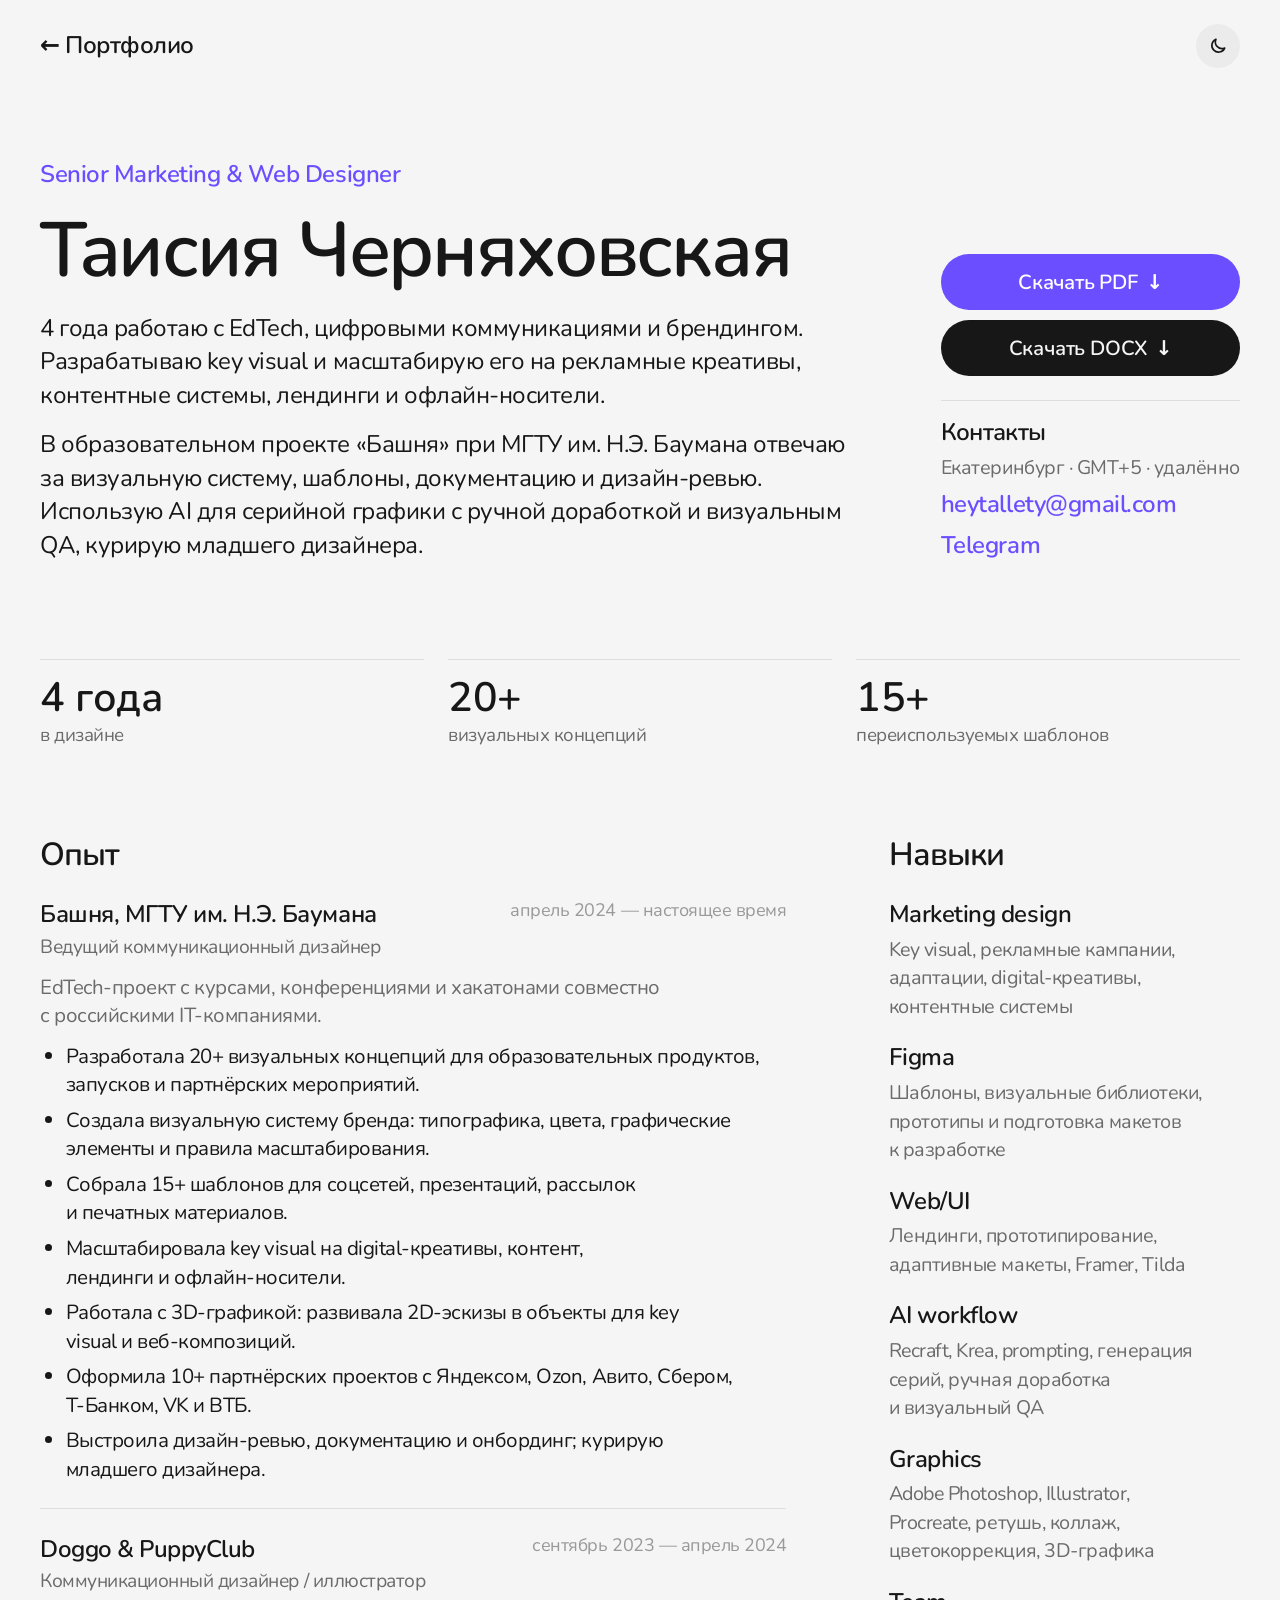
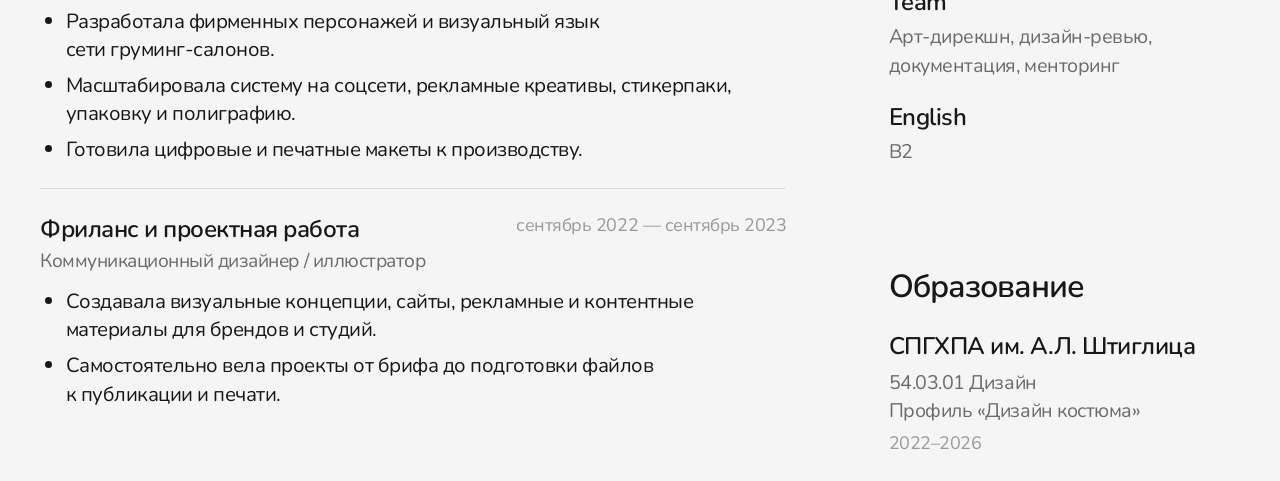
<file: cv.html>
<!doctype html>
<html lang="ru">
<head>
<meta charset="utf-8">
<meta name="viewport" content="width=device-width, initial-scale=1, viewport-fit=cover">
<title>CV — Таисия Черняховская, Senior Marketing &amp; Web Designer</title>
<meta name="description" content="CV Таисии Черняховской — Senior Marketing &amp; Web Designer. EdTech, key visual, рекламные системы, лендинги, Figma и AI workflow">
<link rel="icon" href="img/avatar.webp">
<link rel="preconnect" href="https://fonts.googleapis.com">
<link rel="preconnect" href="https://fonts.gstatic.com" crossorigin>
<link rel="stylesheet" href="https://fonts.googleapis.com/css2?family=Nunito:wght@400;500;600&amp;display=swap">
<link rel="stylesheet" href="assets/css/main.css?v=20260923-5">
<link rel="stylesheet" href="assets/css/cv.css?v=20260923-4">
</head>
<body class="cv-page">
  <div class="cv-shell">
    <header class="cv-topbar">
      <a class="cv-back" href="index.html"><span aria-hidden="true">←</span> Портфолио</a>
      <button class="theme cv-theme" id="themeBtn" type="button" aria-label="Переключить тему">
        <svg class="i-moon" viewBox="0 0 24 24"><path d="M20 14.5A8 8 0 0 1 9.5 4a8 8 0 1 0 10.5 10.5z"/></svg>
        <svg class="i-sun" viewBox="0 0 24 24"><circle cx="12" cy="12" r="4"/><path d="M12 2v2M12 20v2M4.9 4.9l1.4 1.4M17.7 17.7l1.4 1.4M2 12h2M20 12h2M4.9 19.1l1.4-1.4M17.7 6.3l1.4-1.4"/></svg>
      </button>
    </header>

    <main class="cv-main">
      <section class="cv-hero" aria-labelledby="cv-name">
        <div class="cv-intro">
          <p class="cv-kicker">Senior Marketing &amp; Web Designer</p>
          <h1 id="cv-name">Таисия Черняховская</h1>
          <p class="cv-summary">4 года работаю с EdTech, цифровыми коммуникациями и брендингом. Разрабатываю key visual и масштабирую его на рекламные креативы, контентные системы, лендинги и офлайн‑носители.</p>
          <p class="cv-summary">В образовательном проекте «Башня» при МГТУ им. Н.Э. Баумана отвечаю за визуальную систему, шаблоны, документацию и дизайн‑ревью. Использую AI для серийной графики с ручной доработкой и визуальным QA, курирую младшего дизайнера.</p>
        </div>
        <div class="cv-side">
          <div class="cv-downloads" aria-label="Скачать резюме">
            <a class="btn primary" href="Tasia_Chernyakhovskaya_CV.pdf" download>Скачать PDF <span aria-hidden="true">↓</span></a>
            <a class="btn" href="Tasia_Chernyakhovskaya_CV.docx" download>Скачать DOCX <span aria-hidden="true">↓</span></a>
          </div>
          <section class="cv-contact cv-contact-top" aria-labelledby="cv-contacts">
            <h2 id="cv-contacts">Контакты</h2>
            <p>Екатеринбург · GMT+5 · удалённо</p>
            <a class="copy-mail" href="mailto:heytallety@gmail.com">heytallety@gmail.com</a>
            <a href="https://t.me/tallety" target="_blank" rel="noopener">Telegram</a>
          </section>
        </div>
        <ul class="cv-facts" aria-label="Ключевые показатели">
          <li><strong>4 года</strong><span>в дизайне</span></li>
          <li><strong>20+</strong><span>визуальных концепций</span></li>
          <li><strong>15+</strong><span>переиспользуемых шаблонов</span></li>
        </ul>
      </section>

      <div class="cv-grid">
        <div class="cv-primary">
          <section class="cv-section" aria-labelledby="experience">
            <h2 id="experience">Опыт</h2>

            <article class="cv-job">
              <div class="cv-job-head">
                <div><h3>Башня, МГТУ им. Н.Э. Баумана</h3><p>Ведущий коммуникационный дизайнер</p></div>
                <time>апрель 2024 — настоящее время</time>
              </div>
              <p>EdTech‑проект с курсами, конференциями и хакатонами совместно с российскими IT‑компаниями.</p>
              <ul>
                <li>Разработала 20+ визуальных концепций для образовательных продуктов, запусков и партнёрских мероприятий.</li>
                <li>Создала визуальную систему бренда: типографика, цвета, графические элементы и правила масштабирования.</li>
                <li>Собрала 15+ шаблонов для соцсетей, презентаций, рассылок и печатных материалов.</li>
                <li>Масштабировала key visual на digital‑креативы, контент, лендинги и офлайн‑носители.</li>
                <li>Работала с 3D‑графикой: развивала 2D‑эскизы в объекты для key visual и веб‑композиций.</li>
                <li>Оформила 10+ партнёрских проектов с Яндексом, Ozon, Авито, Сбером, Т‑Банком, VK и ВТБ.</li>
                <li>Выстроила дизайн‑ревью, документацию и онбординг; курирую младшего дизайнера.</li>
              </ul>
            </article>

            <article class="cv-job">
              <div class="cv-job-head">
                <div><h3>Doggo &amp; PuppyClub</h3><p>Коммуникационный дизайнер / иллюстратор</p></div>
                <time>сентябрь 2023 — апрель 2024</time>
              </div>
              <ul>
                <li>Разработала фирменных персонажей и визуальный язык сети груминг‑салонов.</li>
                <li>Масштабировала систему на соцсети, рекламные креативы, стикерпаки, упаковку и полиграфию.</li>
                <li>Готовила цифровые и печатные макеты к производству.</li>
              </ul>
            </article>

            <article class="cv-job">
              <div class="cv-job-head">
                <div><h3>Фриланс и проектная работа</h3><p>Коммуникационный дизайнер / иллюстратор</p></div>
                <time>сентябрь 2022 — сентябрь 2023</time>
              </div>
              <ul>
                <li>Создавала визуальные концепции, сайты, рекламные и контентные материалы для брендов и студий.</li>
                <li>Самостоятельно вела проекты от брифа до подготовки файлов к публикации и печати.</li>
              </ul>
            </article>
          </section>
        </div>

        <aside class="cv-aside" aria-label="Навыки и образование">
          <section class="cv-section">
            <h2>Навыки</h2>
            <dl class="cv-skills">
              <div><dt>Marketing design</dt><dd>Key visual, рекламные кампании, адаптации, digital‑креативы, контентные системы</dd></div>
              <div><dt>Figma</dt><dd>Шаблоны, визуальные библиотеки, прототипы и подготовка макетов к разработке</dd></div>
              <div><dt>Web/UI</dt><dd>Лендинги, прототипирование, адаптивные макеты, Framer, Tilda</dd></div>
              <div><dt>AI workflow</dt><dd>Recraft, Krea, prompting, генерация серий, ручная доработка и визуальный QA</dd></div>
              <div><dt>Graphics</dt><dd>Adobe Photoshop, Illustrator, Procreate, ретушь, коллаж, цветокоррекция, 3D‑графика</dd></div>
              <div><dt>Team</dt><dd>Арт‑дирекшн, дизайн‑ревью, документация, менторинг</dd></div>
              <div><dt>English</dt><dd>B2</dd></div>
            </dl>
          </section>

          <section class="cv-section">
            <h2>Образование</h2>
            <div class="cv-education">
              <h3>СПГХПА им. А.Л. Штиглица</h3>
              <p>54.03.01 Дизайн<br>Профиль «Дизайн костюма»</p>
              <time>2022–2026</time>
            </div>
          </section>
        </aside>
      </div>
    </main>
  </div>

  <div class="cur" id="cur" aria-hidden="true"></div>
  <div class="toast" id="toast" role="status" aria-live="polite"></div>
  <script src="assets/js/ui.js?v=20260923-5" defer></script>
  <script src="assets/js/cv.js?v=20260923-4" defer></script>
</body>
</html>
</file>
<file: assets/css/main.css>
:root{
  --bg:#f5f5f5; --ink:#171717; --muted:#999; --link:#6b4eff; --tile:#ebebeb; --sub:#6b6b6b; --line:#dedede;
  --lilac:#6b4eff; --lime:#e1fb9e; --pink:#ffc9f1; --hl:var(--lime); --hl-fg:#171717;
  --fs:clamp(17px, 0.9rem + 0.75vw, 24px);
  --gap:clamp(12px, 1.9vw, 24px);
  --block:clamp(32px, 3.75vw, 48px);
  --section:clamp(64px, 8vw, 120px);
  --fs-h:clamp(26px, 1rem + 1.9vw, 40px);
  --measure:820px;
  --r:24px;
  --r2:24px;
  --on-toast:#fff; --cur-lnk:rgba(107,78,255,.18);
  color-scheme:light;
}
@media (prefers-color-scheme:dark){ :root:not([data-theme="light"]){
  --bg:#121214; --ink:#f1f0f3; --muted:#7c7b82; --link:#a593ff; --tile:#1f1e23; --sub:#a9a8b0; --line:#2a2930;
  --on-toast:#121214; --cur-lnk:rgba(165,147,255,.22);
  color-scheme:dark;
} }
:root[data-theme="dark"]{
  --bg:#121214; --ink:#f1f0f3; --muted:#7c7b82; --link:#a593ff; --tile:#1f1e23; --sub:#a9a8b0; --line:#2a2930;
  --on-toast:#121214; --cur-lnk:rgba(165,147,255,.22);
  color-scheme:dark;
}
*{box-sizing:border-box}
html{-webkit-text-size-adjust:100%}
body{
  margin:0; background:var(--bg); color:var(--ink);
  font-family:ui-rounded,"SF Compact Rounded","SF Pro Rounded","Nunito",system-ui,-apple-system,sans-serif;
  font-size:var(--fs); line-height:1.4; letter-spacing:-0.02em;
  padding-inline:clamp(16px, 4vw, 40px); padding-block:40px;
  -webkit-font-smoothing:antialiased;
  transition:background-color .7s ease, color .3s;
}
.page{width:100%; margin:0; display:flex; flex-direction:column; gap:var(--section)}
main{display:flex; flex-direction:column; gap:var(--section)}
section, header{display:flex; flex-direction:column; gap:var(--gap)}
header{position:relative}
.theme{position:absolute; top:0; right:0; width:44px; height:44px; border:0; border-radius:50%; background:var(--tile); color:var(--ink); display:grid; place-items:center; cursor:pointer; transition:background-color .3s, color .3s}
.theme:hover{color:var(--link)}
.theme:focus-visible{outline:3px solid var(--link); outline-offset:3px}
.theme svg{width:20px; height:20px; fill:none; stroke:currentColor; stroke-width:2; stroke-linecap:round; stroke-linejoin:round; grid-area:1/1}
.theme .i-sun{display:none}
.is-dark .theme .i-sun{display:block}
.is-dark .theme .i-moon{display:none}
p,ul,h1,h2,h3{margin:0}
.b{font-weight:600}
h1,h2{font-weight:600; text-wrap:balance}
h1{font-size:var(--fs-h); line-height:1.15; letter-spacing:-0.03em}
h2{font-size:var(--fs-h); line-height:1.15; letter-spacing:-0.03em; max-width:var(--measure)}
.role{display:block; color:var(--sub); font-size:var(--fs); line-height:1.4; letter-spacing:-0.02em; margin-top:.35em; font-weight:600}
.sec-head{display:flex; flex-direction:column; gap:var(--gap);}
.text,.desc{max-width:var(--measure)}
section > .sec-head{margin-bottom:calc(var(--block) - var(--gap))}
.lead{max-width:var(--measure)}
.project-links{display:flex; flex-wrap:wrap; gap:8px 12px}
.project-links a{display:inline-flex; align-items:center; gap:.35em; color:var(--link); text-decoration:none; font-size:.8em; font-weight:600; padding:8px 13px; border:1px solid color-mix(in srgb,var(--link) 32%,transparent); border-radius:999px; transition:color .2s, background-color .2s, border-color .2s}
.project-links a:hover,.project-links a:focus-visible{color:#fff; background:var(--link); border-color:var(--link)}
.project-links a:focus-visible{outline:3px solid var(--link); outline-offset:3px}
.stats{list-style:none; padding:0; margin:8px 0 0; display:grid; grid-template-columns:repeat(3,minmax(0,1fr)); gap:var(--gap); max-width:1000px}
.stats li{display:flex; flex-direction:column; gap:4px}
.stats b{font-size:var(--fs-h); line-height:1.1; letter-spacing:-0.03em; font-weight:600}
.stats span{color:var(--sub); font-size:.8em; line-height:1.35; letter-spacing:-0.01em}
.case{display:flex; flex-direction:column; gap:var(--gap)}
section > .case + .case{margin-top:calc(var(--block) - var(--gap))}
.sub{display:flex; flex-direction:column; gap:2px; max-width:var(--measure)}
.sub h3{margin:0; font-size:var(--fs); font-weight:600; line-height:1.4}
.sub p{color:var(--sub); font-size:.8em; line-height:1.4; letter-spacing:-0.01em}
.fig{margin:0; display:flex; flex-direction:column; gap:10px}
.fig figcaption{color:var(--sub); font-size:.8em}
.fig figcaption b{color:var(--link); font-weight:600; font-variant-numeric:tabular-nums; margin-right:.35em}
@media (max-width:560px){ .stats{grid-template-columns:1fr; gap:12px} .stats li{flex-direction:row; align-items:baseline; gap:12px} .stats b{min-width:2.4em} }


.avatar{width:128px; height:128px; border-radius:var(--r); overflow:hidden; background:var(--bg); flex:none; position:relative}
.avatar img{position:absolute; left:-14px; top:-27px; width:184px; height:184px; max-width:none; object-fit:cover}
.intro{display:flex; flex-direction:column; gap:8px}
.intro .role{margin-top:0}
.meta{color:var(--muted); font-weight:500}
.when{display:block; color:var(--muted); font-size:var(--fs); line-height:1.4; letter-spacing:-0.02em; font-weight:500; margin-top:.15em}
.links{display:flex; flex-wrap:wrap; gap:4px 24px}
.links a{color:var(--link); text-decoration:none; font-weight:600; padding:0 .18em; margin:0 -.18em; border-radius:4px; background:linear-gradient(transparent 8%, var(--lilac) 8%, var(--lilac) 92%, transparent 92%) no-repeat 0 0 / 0% 100%; transition:background-size .25s ease, color .25s}
.links a:hover,.links a:focus-visible{background-size:100% 100%; color:#fff}
@media (prefers-reduced-motion:reduce){.links a{transition:none}}
.links a:focus-visible, .shot:focus-visible{outline:3px solid var(--link); outline-offset:3px}
.text{display:flex; flex-direction:column; gap:16px}
.pitch{font-size:clamp(22px, 1rem + 1.2vw, 32px); line-height:1.25; letter-spacing:-0.03em; font-weight:600; text-wrap:balance}
.expertise{list-style:none; display:flex; flex-wrap:wrap; gap:8px; padding:0}
.expertise li{padding:6px 11px; border-radius:999px; background:var(--tile); color:var(--sub); font-size:.68em; font-weight:600; letter-spacing:0; white-space:nowrap}
.desc p{margin-bottom:4px}
.desc ul{padding-left:1.5em; margin:0}


/* text selection in marker colors */
::selection{background:#6b4eff; color:#fff}
.links a::selection{color:#fff}
#s-bashnya ::selection{background:#e1fb9e; color:#171717}
#s-doggo ::selection{background:#ffc9f1; color:#171717}
#s-mirabella ::selection{background:#9debe6; color:#171717}
#s-personal ::selection{background:#b9d2ff; color:#171717}
html,body{transition:background-color .3s, color .3s}
@media (prefers-reduced-motion:reduce){html,body{transition:none}}
/* marker highlights, as in the Bashnya slides */
.hl{background:linear-gradient(transparent 8%, var(--hl) 8%, var(--hl) 92%, transparent 92%); padding:0 .18em; margin:0 -.06em; -webkit-box-decoration-break:clone; box-decoration-break:clone}
.hl-lilac{--hl:var(--lilac); --hl-fg:#fff}
#s-bashnya{--hl:var(--lime); --hl-fg:#171717}
#s-doggo{--hl:var(--pink); --hl-fg:#171717}
#s-mirabella{--hl:#9debe6; --hl-fg:#171717}
#s-personal{--hl:#b9d2ff; --hl-fg:#171717}
.hl,.sub h3 span,.stats b span{background-repeat:no-repeat; background-size:100% 100%; transition:color .35s}
html:not(.mk-pre) :is(.hl,.sub h3 span,.stats b span), .mk-pre :is(.hl,.sub h3 span,.stats b span).mk-in{color:var(--hl-fg)}
.sub h3 span{background:linear-gradient(transparent 8%, var(--hl) 8%, var(--hl) 92%, transparent 92%); padding:0 .2em; margin-left:-.2em; -webkit-box-decoration-break:clone; box-decoration-break:clone}
.stats b{font-variant-numeric:tabular-nums}
.stats b span{color:inherit; font-size:inherit; letter-spacing:inherit; line-height:inherit; background:linear-gradient(transparent 10%, var(--hl) 10%, var(--hl) 90%, transparent 90%); padding:0 .12em; margin-left:-.12em}


/* image tiles */
.shot{
  display:block; position:relative; width:100%; max-width:100%; overflow:hidden;
  border-radius:var(--r); background:var(--tile); cursor:zoom-in; padding:0; border:0;
}
.shot img{position:absolute; inset:0; width:100%; height:100%; object-fit:cover; display:block; opacity:0; transition:opacity .6s ease, transform .5s cubic-bezier(.2,.7,.2,1)}
.shot:hover img{transform:scale(1.025)}
.r2 .shot{border-radius:var(--r2)}
.shot:focus-visible{outline-offset:-4px}
.sq{aspect-ratio:1}

.grid{display:grid; gap:var(--gap); width:100%}
.g-a{grid-template-columns:1fr 1fr}
.g-a .quad{display:grid; grid-template-columns:1fr 1fr; gap:var(--gap)}
.g-b{grid-template-columns:628fr 302fr 302fr; align-items:start}
.g-b .big{grid-row:span 2}
.g-3{grid-template-columns:repeat(3,1fr)}
.g-pair{grid-template-columns:1fr 1fr}
.g-pair.wide{gap:calc(var(--gap)*2)}
.g-d1{grid-template-columns:666fr 590fr}
.g-d2{grid-template-columns:666fr 590fr}
.g-p{grid-template-columns:536fr 720fr}
.g-story{grid-template-columns:repeat(3,minmax(0,1fr)); max-width:1100px; align-items:start}
.g-mirabella{grid-template-columns:repeat(2,minmax(0,1fr)); align-items:start}
.g-calendar{grid-template-columns:repeat(2,minmax(0,1fr)); align-items:start}
.g-calendar > :last-child{grid-column:1 / -1}
.g-cards{grid-template-columns:repeat(3,minmax(0,1fr))}
.g-feature{grid-template-columns:minmax(220px,.8fr) minmax(0,2.2fr); align-items:start}
.g-resume{grid-template-columns:repeat(3,minmax(0,1fr))}
.g-social{grid-template-columns:repeat(5,minmax(0,1fr))}
.g-assets{grid-template-columns:repeat(5,minmax(0,1fr))}
.g-campaign{grid-template-columns:1fr 1fr; align-items:start; max-width:1000px}
.g-event{grid-template-columns:minmax(0,9fr) minmax(0,16fr); align-items:start; max-width:1100px}
.g-portrait{grid-template-columns:repeat(4,minmax(0,1fr)); align-items:start}
.g-sites{grid-template-columns:1fr 1fr}
.g-space{grid-template-columns:repeat(3,minmax(0,1fr)); align-items:start}
.g-pet-sketches{grid-template-columns:repeat(3,minmax(0,1fr)); align-items:start}
.g-video-pair{grid-template-columns:1fr 1fr; align-items:start; max-width:1080px}
.ratio-wide{aspect-ratio:2754/1549}
.ratio-poster{aspect-ratio:1640/2475}
.ratio-a4{aspect-ratio:1259/1783}
.ratio-phone{aspect-ratio:719/1280}
.ratio-browser{aspect-ratio:3076/1982}
.ratio-store{aspect-ratio:3/4}
.ratio-story{aspect-ratio:1668/2109}
.ratio-search{aspect-ratio:3248/4434}
.asset-tile{background:transparent!important}
.asset-tile img{object-fit:contain; padding:8%; transform:scale(.94)}
.asset-tile:hover img{transform:scale(1.12)}
.sticker-tile img{padding:5%}
.video-fig{min-width:0}
.project-video{display:block; width:100%; aspect-ratio:9/16; object-fit:cover; border-radius:var(--r); background:var(--tile)}
.compact-video{width:min(100%,520px)}
.personal-single{width:min(100%,536px)}

.foot{display:flex; flex-direction:column; gap:var(--block);}
.foot-cta{display:flex; flex-direction:column; gap:14px}
.copy{color:var(--muted); font-weight:500}

@media (max-width:720px){
  body{padding-block:24px}
  .avatar{width:96px; height:96px; border-radius:24px}
  .avatar img{left:-10.5px; top:-20px; width:138px; height:138px}
  .g-a{grid-template-columns:1fr}
  .g-b,.g-3{grid-template-columns:1fr 1fr}
  .g-b .big{grid-column:1 / -1; grid-row:auto}
  .g-b .m-full{grid-column:1 / -1; order:5}
  .g-3 > :last-child{grid-column:1 / -1}
  .g-pair.wide{gap:var(--gap)}
  .g-cards,.g-social{grid-template-columns:1fr 1fr}
  .g-assets{grid-template-columns:repeat(3,minmax(0,1fr))}
  .g-cards > :first-child,.g-social > :last-child{grid-column:1 / -1}
  .g-feature{grid-template-columns:1fr}
  .g-feature > .fig{width:min(100%,520px)}
  .g-campaign{grid-template-columns:1fr 1fr}
  .g-video-pair{grid-template-columns:1fr 1fr}
  .g-portrait{grid-template-columns:repeat(2,minmax(0,1fr))}
  .g-space{grid-template-columns:1fr 1fr}
  .g-space > :first-child{grid-column:1 / -1}
  .g-story{grid-template-columns:repeat(2,minmax(0,1fr))}
  .g-pet-sketches{grid-template-columns:1fr}
}
@media (max-width:480px){
  .g-d1,.g-d2,.g-p,.g-sites,.g-video-pair,.g-story,.g-calendar,.g-mirabella,.g-event{grid-template-columns:1fr}
  .g-event > :first-child{width:min(100%,360px)}
  .g-calendar > :last-child{grid-column:auto}
  .g-resume{grid-template-columns:1fr 1fr}
  .g-assets{grid-template-columns:1fr 1fr}
}

.copy-mail{position:relative}
.toast{position:fixed; left:50%; bottom:calc(24px + env(safe-area-inset-bottom,0px)); transform:translate(-50%,12px); z-index:200;
  background:var(--ink); color:var(--on-toast); font-size:16px; letter-spacing:0; font-weight:500; padding:10px 18px; border-radius:999px;
  opacity:0; pointer-events:none; transition:opacity .2s, transform .2s}
.toast.show{opacity:1; transform:translate(-50%,0)}

/* motion */
.shot img.ld{opacity:1}
.mk-pre .hl,.mk-pre .sub h3 span,.mk-pre .stats b span{background-size:0% 100%}
.mk-ready .hl,.mk-ready .sub h3 span,.mk-ready .stats b span{transition:background-size .7s cubic-bezier(.65,0,.35,1)}
.mk-pre .hl.mk-in,.mk-pre .sub h3 span.mk-in,.mk-pre .stats b span.mk-in{background-size:100% 100%}
.lb-stage img.flip{transition:transform .38s cubic-bezier(.2,.8,.2,1), border-radius .38s}
@media (prefers-reduced-motion:reduce){ .shot img{transition:none} .mk-pre .hl,.mk-pre .sub h3 span,.mk-pre .stats b span{transition:none; background-size:100% 100%} .lb-stage img.flip{transition:none} }

/* custom cursor (mouse / trackpad only) */
.cur{position:fixed; left:0; top:0; translate:-200px -200px; z-index:300; pointer-events:none; width:28px; height:28px; margin:-14px 0 0 -14px; border:0; border-radius:0;
  background:transparent; box-shadow:none; display:grid; place-items:center; opacity:0;
  color:#fff; font:600 14px/1 ui-rounded,"SF Compact Rounded","SF Pro Rounded","Nunito",system-ui,sans-serif; letter-spacing:-.01em; white-space:nowrap;
  transition:width .25s cubic-bezier(.2,.8,.2,1), height .25s cubic-bezier(.2,.8,.2,1), margin .25s cubic-bezier(.2,.8,.2,1), padding .25s cubic-bezier(.2,.8,.2,1), background-color .2s, color .2s, border-color .2s, opacity .2s, scale .15s}
.cur-icon{display:block; width:28px; height:28px; color:var(--ink); filter:drop-shadow(0 0 1px var(--bg)) drop-shadow(0 3px 5px rgba(0,0,0,.25)); transition:color .2s, transform .2s cubic-bezier(.2,.8,.2,1)}
.cur-icon svg{display:block; width:100%; height:100%}
.cur-text{display:none}
.cur.on{opacity:1}
.cur.hover{width:34px; height:34px; margin:-17px 0 0 -17px; background:transparent}
.cur.hover .cur-icon{color:var(--link); transform:rotate(-8deg) scale(1.16)}
.cur.label{width:auto; min-width:0; height:38px; margin:-19px 0 0 16px; padding:0 15px; border-radius:19px; background:var(--ink); color:var(--bg)}
.cur.label .cur-icon{display:none}
.cur.label .cur-text{display:block}
.cur.down{scale:.82}
@media (hover:hover) and (pointer:fine){
  html.has-cur, html.has-cur *{cursor:none !important}
}

/* status */
.status{display:inline-flex; align-items:flex-start; gap:10px; margin-top:6px; padding:8px 16px 8px 14px; border-radius:18px; background:var(--tile);
  font-size:.72em; font-weight:500; line-height:1.4; letter-spacing:-0.01em; color:var(--sub); max-width:100%; align-self:flex-start}
.status b{color:var(--ink); font-weight:600}
.status i{flex:none; width:9px; height:9px; border-radius:50%; background:#34c759; margin-top:.45em; box-shadow:0 0 0 0 rgba(52,199,89,.5); animation:ping 2.4s ease-out infinite}
@keyframes ping{0%{box-shadow:0 0 0 0 rgba(52,199,89,.45)}70%,100%{box-shadow:0 0 0 8px rgba(52,199,89,0)}}
/* sticky section nav */
section,footer{scroll-margin-top:90px}
.snav{position:fixed; z-index:50; left:50%; top:calc(14px + env(safe-area-inset-top,0px)); translate:-50% -140%; opacity:0;
  display:flex; gap:2px; padding:5px; border-radius:999px; background:color-mix(in srgb, var(--bg) 78%, transparent);
  -webkit-backdrop-filter:blur(14px) saturate(1.4); backdrop-filter:blur(14px) saturate(1.4);
  box-shadow:0 0 0 1px var(--line), 0 8px 24px rgba(0,0,0,.08); transition:translate .35s cubic-bezier(.2,.8,.2,1), opacity .25s}
.snav.show{translate:-50% 0; opacity:1}
.snav a{font-size:16px; font-weight:600; letter-spacing:-0.01em; color:var(--sub); text-decoration:none; padding:7px 14px; border-radius:999px; transition:background-color .2s, color .2s; white-space:nowrap}
.snav a:hover{color:var(--ink)}
.snav a.act{background:var(--lilac); color:#fff}
.snav a:focus-visible{outline:2px solid var(--link); outline-offset:2px}
@media (max-width:480px){ .snav a{font-size:14px; padding:6px 7px} }
@media (prefers-reduced-motion:reduce){ .snav{transition:opacity .2s} .status i{animation:none} }

/* sketch -> 3D morph */
.morph-stage{position:relative; aspect-ratio:16/9; border-radius:var(--r); background:#fff; overflow:hidden}
.morph-stage .shot{position:absolute; inset:0; width:100%; height:100%; background:#fff !important; border-radius:var(--r)}
.morph-stage .shot img{object-fit:contain; padding:4%}
.morph-stage .m-b{opacity:0; pointer-events:none; transition:opacity .7s ease}
.morph-stage .m-a img.ld{transition:opacity .7s ease, transform .7s cubic-bezier(.2,.7,.2,1)}
.morph.is-b .m-b{opacity:1; pointer-events:auto}
.morph.is-b .m-a{pointer-events:none}
.morph.is-b .m-a img.ld{opacity:0; transform:scale(.96) rotate(-2deg)}
.morph .m-b img{transform:scale(1.04) rotate(2deg); transition:opacity .6s ease, transform .7s cubic-bezier(.2,.7,.2,1)}
.morph.is-b .m-b img{transform:none}
.steps{display:flex; align-items:center; flex-wrap:wrap; gap:6px 10px}
.steps .step{font:inherit; color:var(--sub); background:none; border:0; padding:2px 8px; margin:-2px -8px; border-radius:8px; cursor:pointer; transition:color .2s, background-color .2s}
.steps .step b{color:var(--link); font-weight:600; margin-right:.35em}
.steps .step.on{color:var(--ink); background:var(--tile)}
.steps .step:focus-visible{outline:2px solid var(--link); outline-offset:2px}
.steps .arr{color:var(--muted)}
.steps .hint{color:var(--muted); margin-left:auto; font-size:.9em}
@media (hover:none){ .steps .hint{display:none} }
@media (prefers-reduced-motion:reduce){ .morph-stage .m-b,.morph-stage .shot img{transition:none !important} .morph .m-b img,.morph.is-b .m-a img.ld{transform:none} }
/* viewport reveals */
.reveal-pre .reveal-item{opacity:0; translate:0 22px; transition:opacity .65s ease, translate .75s cubic-bezier(.2,.8,.2,1)}
.reveal-pre .reveal-item.reveal-in{opacity:1; translate:0 0}
@media (prefers-reduced-motion:reduce){.reveal-pre .reveal-item{opacity:1; translate:none; transition:none}}

/* card tilt */
.tilt{transform-style:preserve-3d; will-change:transform; transition:transform .5s cubic-bezier(.2,.8,.2,1), box-shadow .35s ease}
.tilt.tilting{transition:transform .08s linear}
.tilt::after{content:""; position:absolute; inset:0; pointer-events:none; border-radius:inherit; opacity:0; transition:opacity .3s;
  background:radial-gradient(circle at var(--gx,50%) var(--gy,50%), rgba(255,255,255,.45), rgba(255,255,255,0) 55%); mix-blend-mode:soft-light}
.tilt.tilting::after{opacity:1}
/* paw prints */
.paw{position:fixed; left:0; top:0; z-index:40; width:22px; height:22px; margin:-11px 0 0 -11px; pointer-events:none; color:var(--link); opacity:.88; filter:drop-shadow(0 1px 2px color-mix(in srgb,currentColor 30%,transparent)); animation:pawfade 1.3s ease-out forwards}
.paw.paw-bashnya{color:#9bbb44}
.paw.paw-doggo{color:#ff5fd2}
.is-dark .paw.paw-bashnya{color:#d8fa80}
.is-dark .paw.paw-doggo{color:#ff7fdc}
@keyframes pawfade{0%{opacity:0; scale:.6}12%{opacity:.85; scale:1}70%{opacity:.6}100%{opacity:0; scale:.9}}

/* footer CTA */
.foot-sub{color:var(--sub); max-width:var(--measure)}
.btns{display:flex; flex-wrap:wrap; gap:12px; margin-top:10px}
.btn{display:inline-flex; align-items:center; gap:.4em; height:56px; padding:0 24px; border-radius:999px; font-weight:600; font-size:.85em; letter-spacing:-0.01em;
  text-decoration:none; color:var(--bg); background:var(--ink); transition:background-color .2s, color .2s, transform .2s}
.btn:hover{background:var(--lilac); color:#fff}
.btn.primary{background:var(--link); color:#fff}
.is-dark .btn.primary{color:#121214}
.btn.primary:hover{background:var(--ink); color:var(--bg)}
.btn:active{transform:scale(.97)}
.btn:focus-visible{outline:3px solid var(--link); outline-offset:3px}
.foot-meta{color:var(--muted); font-size:.8em}
.foot-bottom{display:flex; justify-content:space-between; align-items:center; gap:16px; flex-wrap:wrap}
.tech{color:var(--muted); font-size:.7em; margin-inline:auto}
.totop{font:inherit; font-weight:500; color:var(--muted); background:none; border:0; padding:4px 0; cursor:default; transition:color .2s}
.totop:hover{color:var(--link)}
.totop:focus-visible{outline:2px solid var(--link); outline-offset:3px; border-radius:4px}
@media (max-width:560px){ .btn{height:52px; width:100%; justify-content:center} .tech{order:3; width:100%; margin:0} }

/* hero with collage */
header{display:grid; grid-template-columns:minmax(0,1fr) clamp(540px,48vw,780px); gap:var(--gap) clamp(24px,4vw,64px); align-items:start}
.hero-l{display:flex; flex-direction:column; gap:var(--gap); min-width:0}
.collage{position:relative; width:min(100%,780px); aspect-ratio:44/47; margin-top:clamp(32px,4vw,64px); justify-self:end}
.hcard{position:absolute; width:58%; aspect-ratio:1; padding:0; border:0; border-radius:var(--r); overflow:hidden; background:#fff; cursor:grab;
  touch-action:none; user-select:none; -webkit-user-select:none; -webkit-user-drag:none;
  opacity:0; translate:0 28px; animation:hero-card-in .85s cubic-bezier(.2,.8,.2,1) forwards;
  box-shadow:0 10px 30px rgba(20,10,40,.14); transition:transform .75s cubic-bezier(.2,.8,.2,1), box-shadow .35s, scale .35s}
.hcard img{width:100%; height:100%; object-fit:contain; display:block; pointer-events:none; user-select:none; -webkit-user-drag:none}
.hc1{left:0;   top:9%;  transform:rotate(-9deg); z-index:1; animation-delay:.05s}
.hc2{left:27%; top:2%;  width:70%; aspect-ratio:16/9; transform:rotate(5deg); z-index:2; animation-delay:.13s}
.hc3{left:5%;  top:43%; width:60%; transform:rotate(3deg); z-index:3; animation-delay:.21s}
.hc4{left:31%; top:69%; width:68%; aspect-ratio:96/47; transform:rotate(-6deg); z-index:4; animation-delay:.29s}
.hc5{left:22%; top:28%; width:60%; transform:rotate(-1deg); z-index:8; animation-delay:.37s}
.hc6{left:0; top:60%; width:48%; aspect-ratio:75/56; transform:rotate(7deg); z-index:6; animation-delay:.45s}
.hc7{left:54%; top:66%; width:46%; aspect-ratio:200/129; transform:rotate(-4deg); z-index:7; animation-delay:.53s}
.hc8{left:76%; top:37%; width:24%; aspect-ratio:3/4; transform:rotate(8deg); z-index:6; animation-delay:.61s}
@keyframes hero-card-in{to{opacity:1; translate:0 0}}
.collage:hover .hc1{transform:translate(2%,-7%) rotate(-14deg)}
.collage:hover .hc2{transform:translate(2%,-8%) rotate(10deg)}
.collage:hover .hc3{transform:translate(0,6%) rotate(-3deg)}
.collage:hover .hc4{transform:translate(0,5%) rotate(-10deg)}
.collage:hover .hc5{transform:translate(0,-3%) rotate(2deg)}
.collage:hover .hc6{transform:translate(-5%,8%) rotate(11deg)}
.collage:hover .hc7{transform:translate(5%,8%) rotate(-8deg)}
.collage:hover .hc8{transform:translate(4%,-1%) rotate(12deg)}
.collage .hcard:hover{box-shadow:0 18px 44px rgba(20,10,40,.24); z-index:9; scale:1.04}
.collage .hcard.is-dragging{cursor:grabbing; transition:none; box-shadow:0 22px 52px rgba(20,10,40,.28); scale:1.04}
.hcard:focus-visible{outline:3px solid var(--link); outline-offset:3px; z-index:9}
.is-dark .hcard{box-shadow:0 10px 30px rgba(0,0,0,.45)}
@media (max-width:1120px){
  header{grid-template-columns:1fr}
  .collage{width:min(100%,680px); margin-top:clamp(8px,3vw,24px); justify-self:center}
  .collage:hover .hcard{transform:none}
}
@media (prefers-reduced-motion:reduce){ .hcard{opacity:1; translate:none; animation:none; transition:none} }
@media (prefers-reduced-motion:reduce){ body{transition:none} }
/* lightbox */
.lb{position:fixed; inset:0; z-index:100; background:rgba(12,12,12,.94); display:flex; align-items:center; justify-content:center;
  opacity:0; visibility:hidden; transition:opacity .2s, visibility .2s; touch-action:pan-x pan-y pinch-zoom}
.lb.open{opacity:1; visibility:visible}
.lb.closing{background:rgba(12,12,12,0); transition:background .3s}
.lb.closing button,.lb.closing .lb-count{opacity:0; transition:opacity .15s}
.lb-stage{position:absolute; inset:0; overflow:auto; display:flex; align-items:center; justify-content:center;
  padding:calc(64px + env(safe-area-inset-top,0px)) 72px calc(64px + env(safe-area-inset-bottom,0px))}
.lb-stage img{max-width:100%; max-height:100%; object-fit:contain; border-radius:12px; cursor:zoom-in; user-select:none; -webkit-user-drag:none}
.lb.zoomed .lb-stage{display:block; padding:0}
.lb.zoomed .lb-stage img{max-width:none; max-height:none; width:auto; border-radius:0; cursor:zoom-out; margin:auto; display:block}
.lb button{position:absolute; z-index:2; border:0; background:rgba(255,255,255,.12); color:#fff; width:48px; height:48px; border-radius:50%;
  display:grid; place-items:center; cursor:pointer; backdrop-filter:blur(8px); -webkit-backdrop-filter:blur(8px); transition:background .15s}
.lb button:hover{background:rgba(255,255,255,.24)}
.lb button:focus-visible{outline:2px solid #fff; outline-offset:2px}
.lb button svg{width:22px; height:22px; stroke:currentColor; fill:none; stroke-width:2; stroke-linecap:round; stroke-linejoin:round}
.lb-close{top:calc(12px + env(safe-area-inset-top,0px)); right:12px}
.lb-zoom{top:calc(12px + env(safe-area-inset-top,0px)); right:68px}
.lb-prev{left:12px; top:50%; transform:translateY(-50%)}
.lb-next{right:12px; top:50%; transform:translateY(-50%)}
.lb-count{position:absolute; left:50%; transform:translateX(-50%); bottom:calc(18px + env(safe-area-inset-bottom,0px)); color:rgba(255,255,255,.7);
  font-size:15px; letter-spacing:0; font-variant-numeric:tabular-nums; z-index:2}
@media (max-width:720px){
  .lb-stage{padding:64px 12px}
  .lb-prev,.lb-next{top:auto; transform:none; bottom:calc(8px + env(safe-area-inset-bottom,0px))}
  .lb-count{bottom:calc(22px + env(safe-area-inset-bottom,0px))}
}
@media (prefers-reduced-motion:reduce){ .shot img, .lb{transition:none} .shot:hover img{transform:none} }
</file>
<file: assets/css/cv.css>
.cv-page{padding-block:24px; overflow-x:clip}
.cv-shell{width:100%}
.cv-topbar{display:flex; flex-direction:row; align-items:center; justify-content:space-between; gap:16px; width:100%; position:relative; margin-bottom:clamp(48px,7vw,96px)}
.cv-back{color:var(--ink); text-decoration:none; font-weight:600; transition:color .2s}
.cv-back:hover{color:var(--link)}
.cv-back:focus-visible{outline:3px solid var(--link); outline-offset:5px; border-radius:4px}
.cv-theme{position:static; flex:none}
.cv-main{gap:clamp(56px,7vw,96px)}
.cv-hero{display:grid; grid-template-columns:minmax(0,1fr) auto; align-items:end; gap:clamp(24px,5vw,72px)}
.cv-intro{display:flex; flex-direction:column; gap:16px; max-width:900px}
.cv-kicker{color:var(--link); font-weight:600}
.cv-hero h1{font-size:clamp(40px,6vw,84px); max-width:900px}
.cv-summary{max-width:820px; text-wrap:pretty}
.cv-side{display:flex; flex-direction:column; gap:24px; min-width:240px}
.cv-downloads{display:flex; flex-direction:column; align-items:stretch; gap:10px; min-width:220px}
.cv-downloads .btn{justify-content:center}
.cv-facts{grid-column:1/-1; list-style:none; padding:0; display:grid; grid-template-columns:repeat(3,minmax(0,1fr)); gap:var(--gap); margin-top:clamp(16px,3vw,32px)}
.cv-facts li{display:flex; flex-direction:column; gap:3px; padding-top:16px; border-top:1px solid var(--line)}
.cv-facts strong{font-size:clamp(28px,3.2vw,48px); line-height:1.05; font-weight:600}
.cv-facts span{color:var(--sub); font-size:.78em}
.cv-grid{display:grid; grid-template-columns:minmax(0,1.7fr) minmax(280px,.8fr); gap:clamp(48px,8vw,120px); align-items:start}
.cv-primary,.cv-aside{display:flex; flex-direction:column; gap:var(--section)}
.cv-section{display:flex; flex-direction:column; gap:var(--gap)}
.cv-section h2{font-size:clamp(26px,2.5vw,38px)}
.cv-job{display:flex; flex-direction:column; gap:12px; padding-top:24px; border-top:1px solid var(--line)}
.cv-job:first-of-type{padding-top:0; border-top:0}
.cv-job-head{display:flex; justify-content:space-between; align-items:flex-start; gap:24px}
.cv-job h3,.cv-education h3{font-size:1em; line-height:1.35; font-weight:600; text-wrap:balance}
.cv-job-head p{color:var(--sub); font-size:.8em; margin-top:3px}
.cv-job time,.cv-education time{color:var(--muted); font-size:.75em; white-space:nowrap}
.cv-job>p{color:var(--sub); font-size:.85em; text-wrap:pretty}
.cv-job ul{padding-left:1.25em; display:flex; flex-direction:column; gap:7px; font-size:.85em}
.cv-job li{text-wrap:pretty}
.cv-skills{display:flex; flex-direction:column; gap:20px; margin:0}
.cv-skills div{display:flex; flex-direction:column; gap:4px}
.cv-skills dt{font-weight:600; color:var(--ink)}
.cv-skills dd{margin:0; color:var(--sub); font-size:.82em; line-height:1.45; text-wrap:pretty}
.cv-education{display:flex; flex-direction:column; gap:7px}
.cv-education p{color:var(--sub); font-size:.82em}
.cv-contact{align-items:flex-start}
.cv-contact p{color:var(--sub); font-size:.82em}
.cv-contact a{color:var(--link); text-decoration:none; font-weight:600}
.cv-contact a:hover{text-decoration:underline; text-underline-offset:3px}
.cv-contact-top{gap:7px; padding-top:18px; border-top:1px solid var(--line)}
.cv-contact-top h2{font-size:1em}
@media (max-width:900px){
  .cv-hero{grid-template-columns:1fr}
  .cv-side{min-width:0}
  .cv-downloads{flex-direction:row; min-width:0; flex-wrap:wrap}
  .cv-downloads .btn{width:auto}
  .cv-grid{grid-template-columns:1fr}
  .cv-aside{display:grid; grid-template-columns:1fr 1fr; gap:var(--section) var(--gap)}
  .cv-aside .cv-section:first-child{grid-column:1/-1}
}
@media (max-width:560px){
  .cv-page{padding-block:16px}
  .cv-topbar{margin-bottom:48px}
  .cv-downloads{flex-direction:column}
  .cv-downloads .btn{width:100%}
  .cv-facts{grid-template-columns:1fr; gap:14px}
  .cv-facts li{flex-direction:row; align-items:baseline; justify-content:space-between}
  .cv-job-head{flex-direction:column; gap:6px}
  .cv-job time{white-space:normal}
  .cv-aside{display:flex}
}
@media print{
  .cv-page{padding:0; background:#fff; color:#171717}
  .cv-topbar,.cv-downloads,.cur{display:none!important}
  .cv-main{gap:36px}
  .cv-hero,.cv-grid{display:block}
  .cv-facts{margin:24px 0 36px}
  .cv-aside{margin-top:36px}
}
</file>
